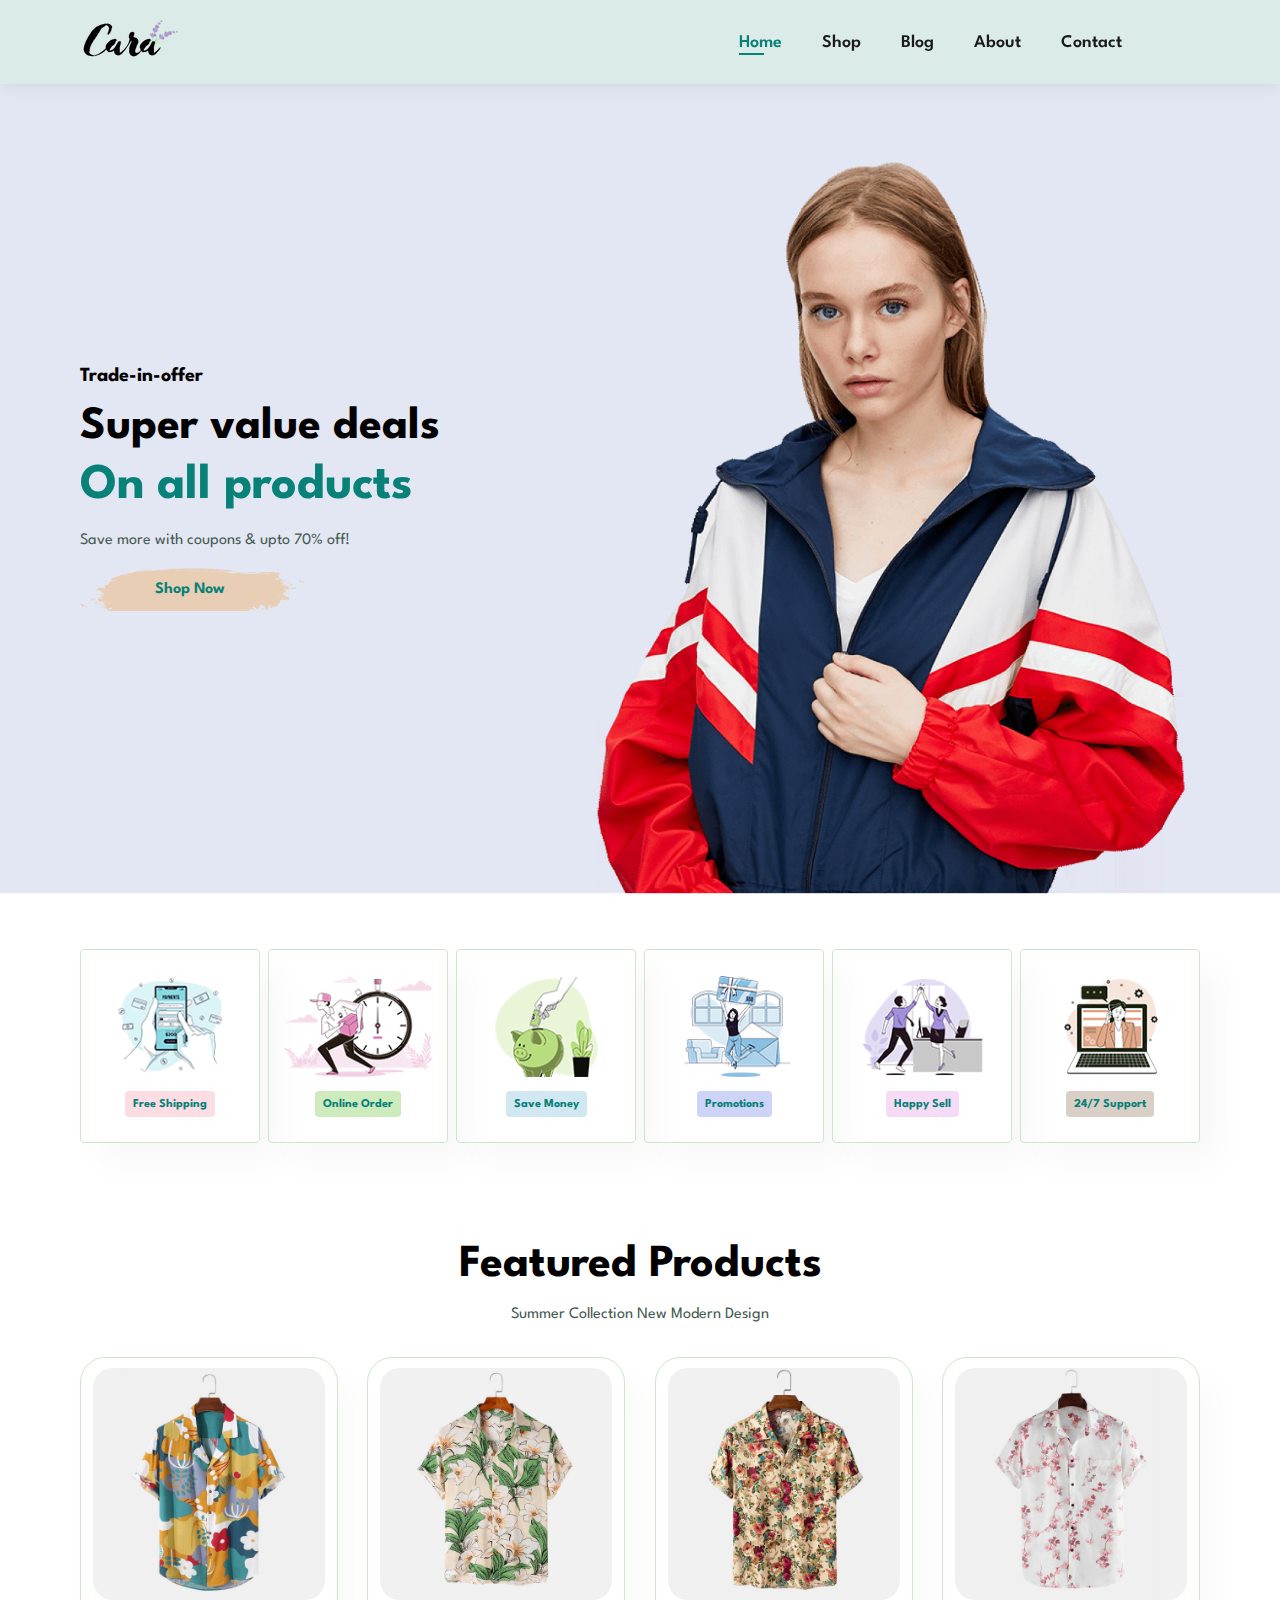
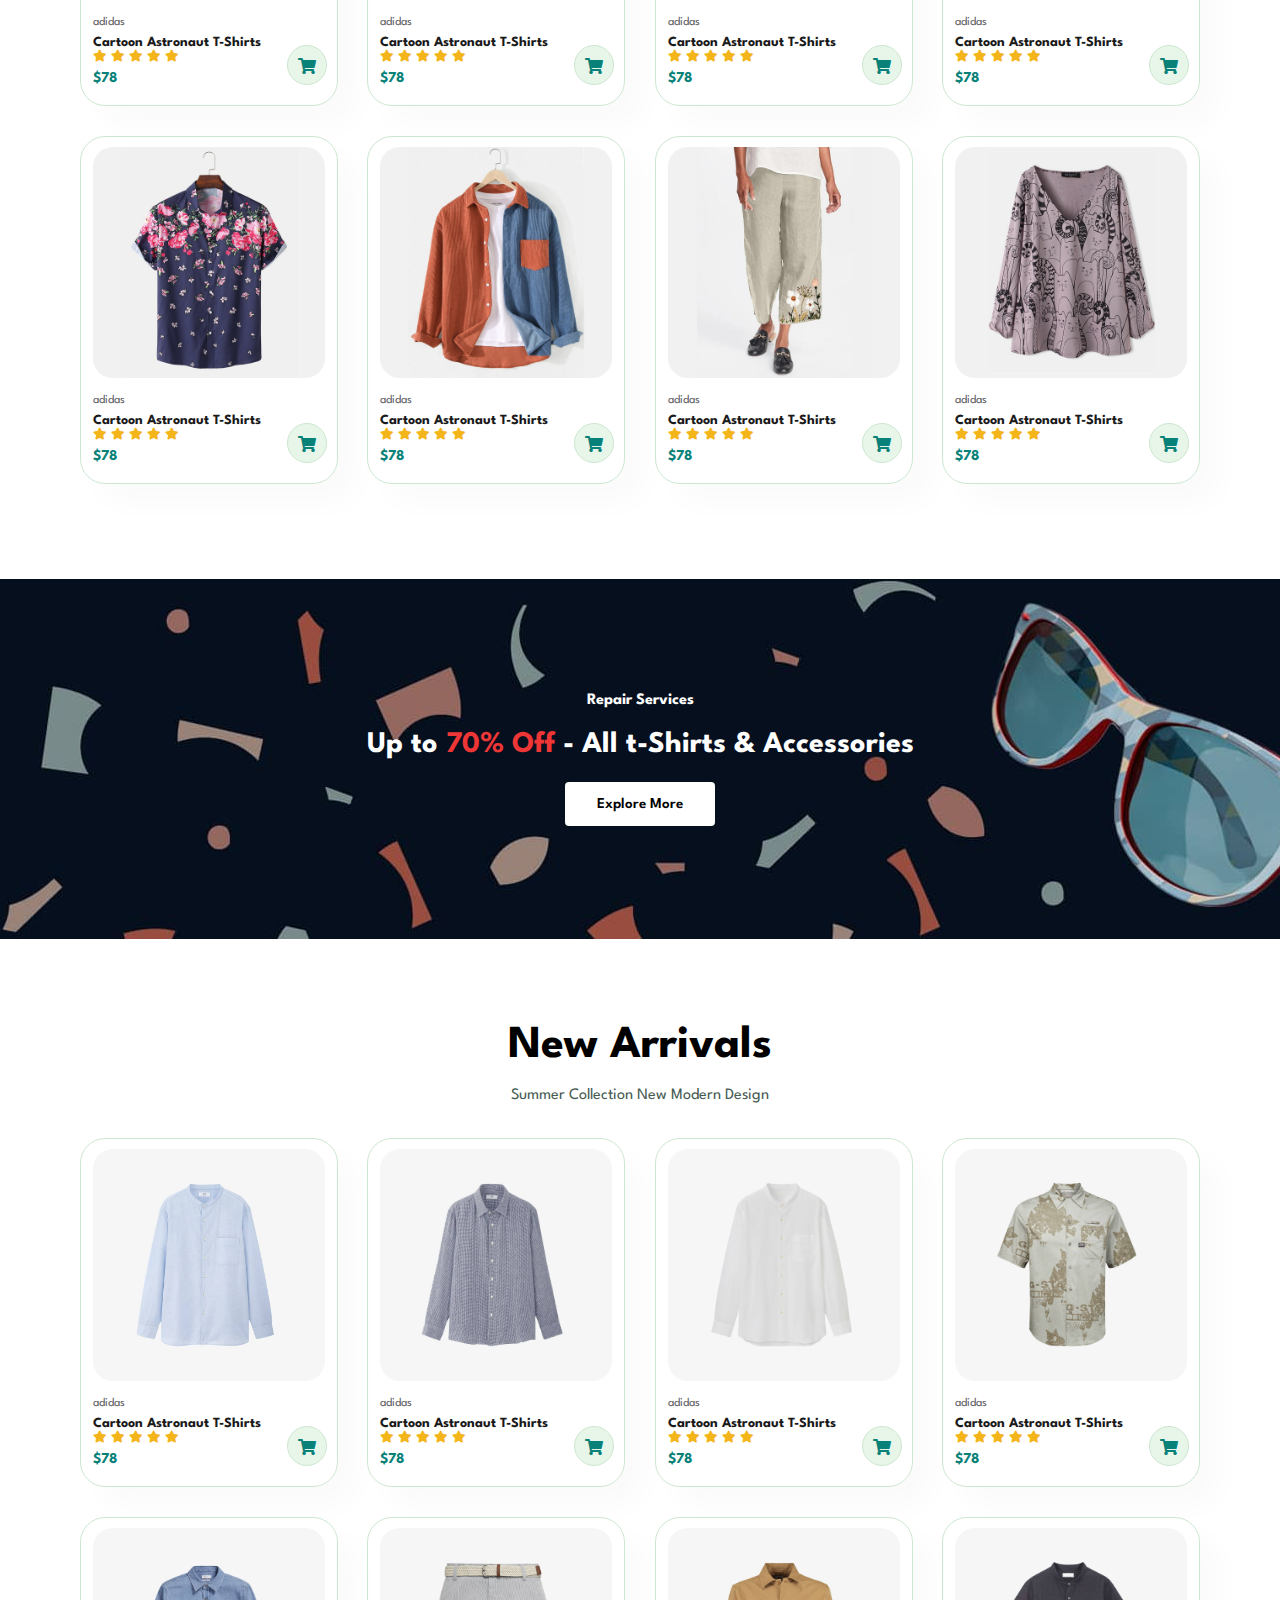
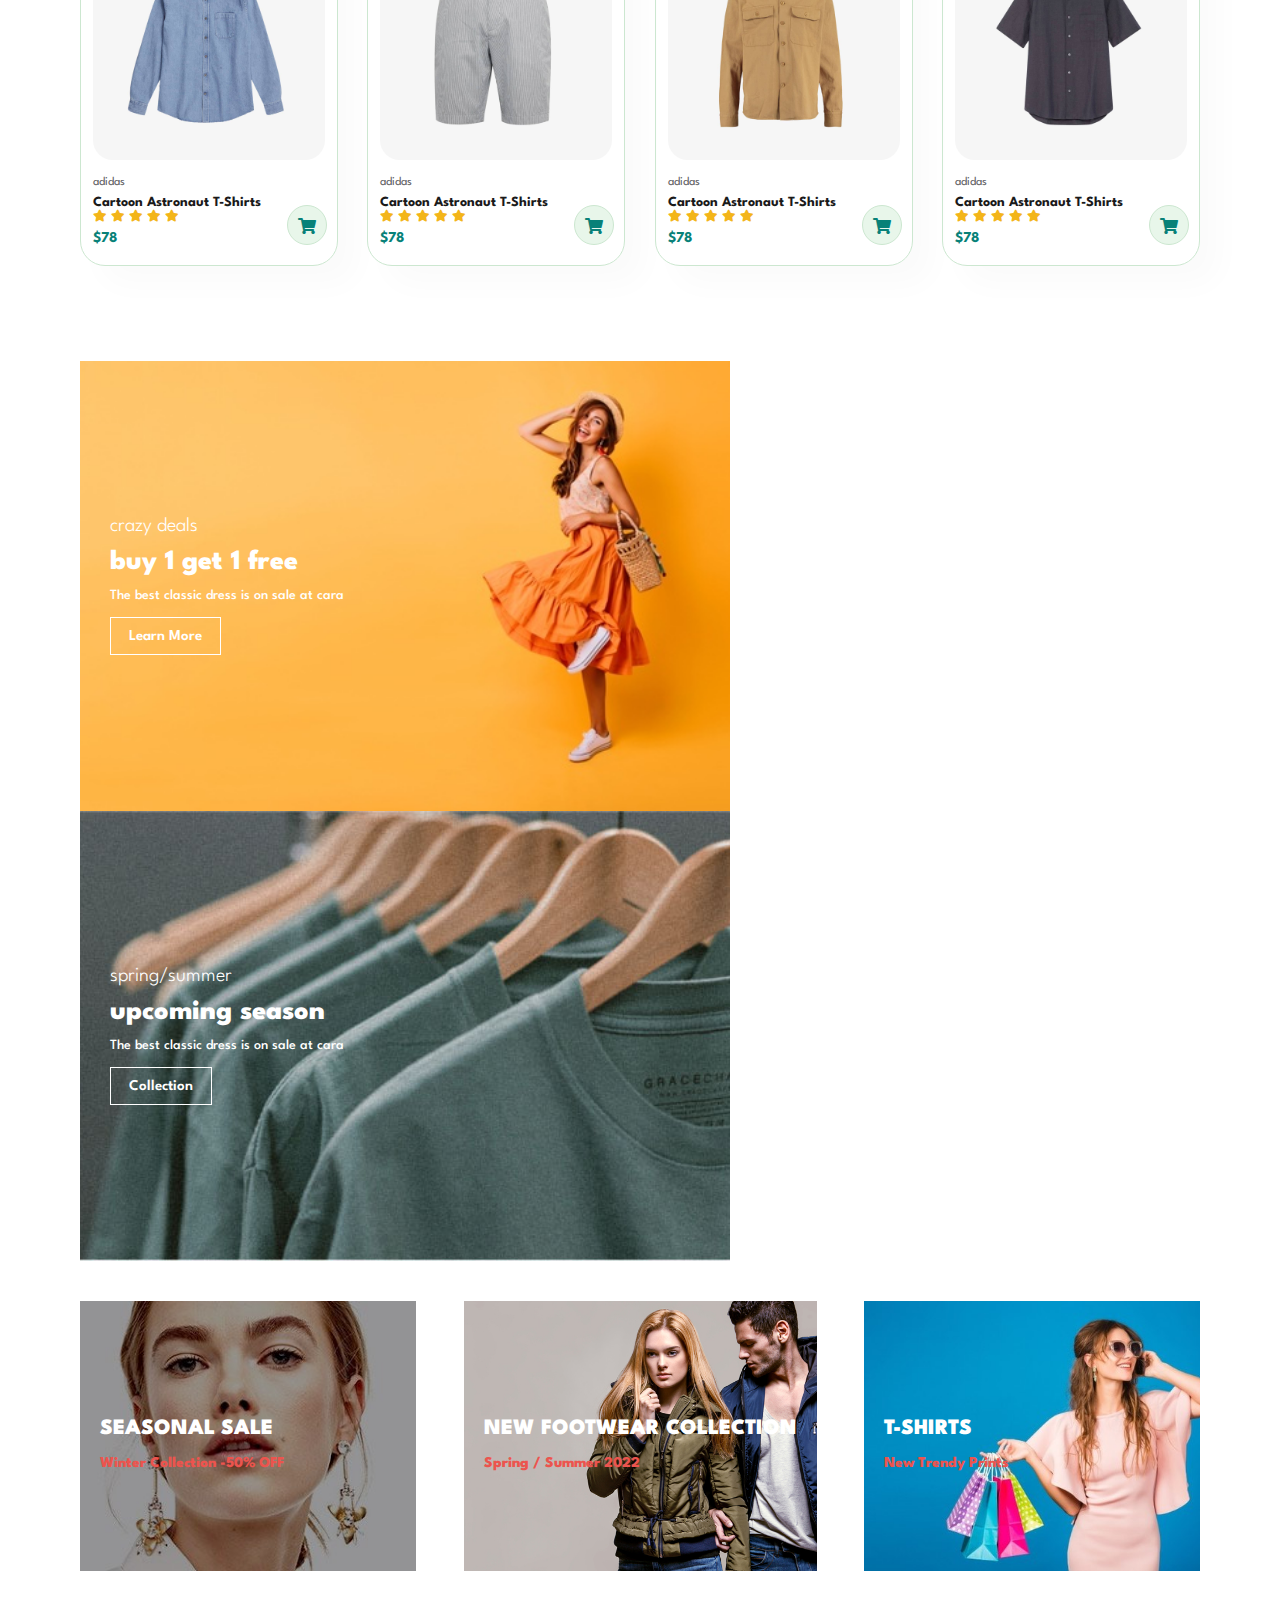
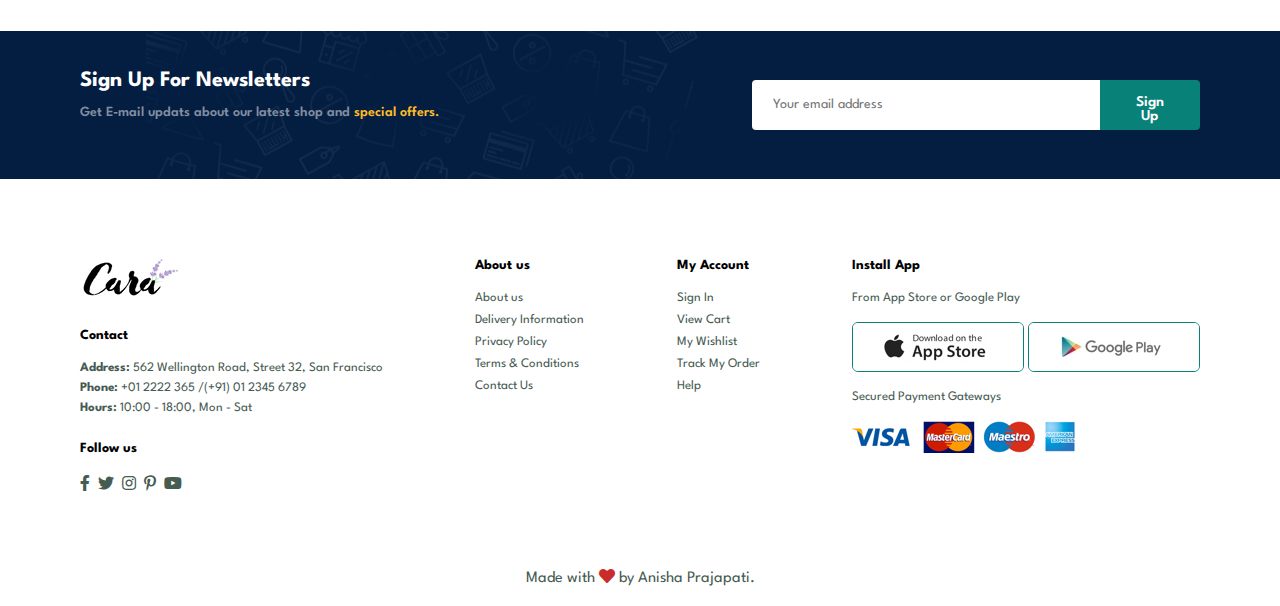
<file: Cara/index.html>
<!DOCTYPE html>
<html lang="en">

<head>
    <meta charset="UTF-8">
    <meta http-equiv="X-UA-Compatible" content="IE=edge">
    <meta name="viewport" content="width=device-width, initial-scale=1.0">
    <link rel="stylesheet" href="style.css">
    <title>Document</title>
    <link rel="stylesheet" href="https://pro.fontawesome.com/releases/v5.10.0/css/all.css" />
</head>

<body>
    <section id="header">
        <a href="#"> <img src="img/logo.png" class="logo" alt=""></a>
        <div>
            <ul id="navbar">
                <li><a class="active" href="index.html">Home</a></li>
                <li><a href="shop.html">Shop</a></li>
                <li><a href="blog.html">Blog</a></li>
                <li><a href="about.html">About</a></li>
                <li><a href="contact.html">Contact</a></li>
                <li><a href="cart.html" id="lg-bag"><i class="far fa-shopping-bag" aria-hidden="true"></i></a></li>
                <a href="#" id="close"><i class="far fa-times"></i></a>
            </ul>
        </div>

        <div id="mobile">
            <a href="cart.html"><i class="far fa-shopping-bag" aria-hidden="true"></i></a>
            <i id="bar" class="fas fa-outdent"></i>
           
        </div>
    </section>
    <section id="hero">
        <h4>Trade-in-offer</h4>
        <h2>Super value deals</h2>
        <h1>On all products</h1>
        <p>Save more with coupons & upto 70% off!</p>
        <button>Shop Now</button>
    </section>
    <section id="feature" class="section-p1">
        <div class="fe-box">
            <img src="img/features/f1.png" alt="" srcset="">
            <h6>Free Shipping</h6>
        </div>
        <div class="fe-box">
            <img src="img/features/f2.png" alt="" srcset="">
            <h6>Online Order</h6>
        </div>
        <div class="fe-box">
            <img src="img/features/f3.png" alt="" srcset="">
            <h6>Save Money</h6>
        </div>
        <div class="fe-box">
            <img src="img/features/f4.png" alt="" srcset="">
            <h6>Promotions</h6>
        </div>
        <div class="fe-box">
            <img src="img/features/f5.png" alt="" srcset="">
            <h6>Happy Sell</h6>
        </div>
        <div class="fe-box">
            <img src="img/features/f6.png" alt="" srcset="">
            <h6>24/7 Support</h6>
        </div>
    </section>
    <section id="product1" class="section-p1">
        <h2>Featured Products</h2>
        <p>Summer Collection New Modern Design</p>
        <div class="pro-container">
            <div class="pro">
                <img src="img/products/f1.jpg" alt="">
                <div class="des">
                    <span>adidas</span>
                    <h5>Cartoon Astronaut T-Shirts</h5>
                    <div class="star">
                        <i class="fas fa-star"></i>
                        <i class="fas fa-star"></i>
                        <i class="fas fa-star"></i>
                        <i class="fas fa-star"></i>
                        <i class="fas fa-star"></i>
                    </div>
                    <h4>$78</h4>
                </div>
                <a href="#"><i class="fa fa-shopping-cart cart"></i></a>
            </div>
            <div class="pro">
                <img src="img/products/f2.jpg" alt="">
                <div class="des">
                    <span>adidas</span>
                    <h5>Cartoon Astronaut T-Shirts</h5>
                    <div class="star">
                        <i class="fas fa-star"></i>
                        <i class="fas fa-star"></i>
                        <i class="fas fa-star"></i>
                        <i class="fas fa-star"></i>
                        <i class="fas fa-star"></i>
                    </div>
                    <h4>$78</h4>
                </div>
                <a href="#"><i class="fa fa-shopping-cart cart"></i></a>
            </div>
            <div class="pro">
                <img src="img/products/f3.jpg" alt="">
                <div class="des">
                    <span>adidas</span>
                    <h5>Cartoon Astronaut T-Shirts</h5>
                    <div class="star">
                        <i class="fas fa-star"></i>
                        <i class="fas fa-star"></i>
                        <i class="fas fa-star"></i>
                        <i class="fas fa-star"></i>
                        <i class="fas fa-star"></i>
                    </div>
                    <h4>$78</h4>
                </div>
                <a href="#"><i class="fa fa-shopping-cart cart"></i></a>
            </div>
            <div class="pro">
                <img src="img/products/f4.jpg" alt="">
                <div class="des">
                    <span>adidas</span>
                    <h5>Cartoon Astronaut T-Shirts</h5>
                    <div class="star">
                        <i class="fas fa-star"></i>
                        <i class="fas fa-star"></i>
                        <i class="fas fa-star"></i>
                        <i class="fas fa-star"></i>
                        <i class="fas fa-star"></i>
                    </div>
                    <h4>$78</h4>
                </div>
                <a href="#"><i class="fa fa-shopping-cart cart"></i></a>
            </div>
            <div class="pro">
                <img src="img/products/f5.jpg" alt="">
                <div class="des">
                    <span>adidas</span>
                    <h5>Cartoon Astronaut T-Shirts</h5>
                    <div class="star">
                        <i class="fas fa-star"></i>
                        <i class="fas fa-star"></i>
                        <i class="fas fa-star"></i>
                        <i class="fas fa-star"></i>
                        <i class="fas fa-star"></i>
                    </div>
                    <h4>$78</h4>
                </div>
                <a href="#"><i class="fa fa-shopping-cart cart"></i></a>
            </div>
            <div class="pro">
                <img src="img/products/f6.jpg" alt="">
                <div class="des">
                    <span>adidas</span>
                    <h5>Cartoon Astronaut T-Shirts</h5>
                    <div class="star">
                        <i class="fas fa-star"></i>
                        <i class="fas fa-star"></i>
                        <i class="fas fa-star"></i>
                        <i class="fas fa-star"></i>
                        <i class="fas fa-star"></i>
                    </div>
                    <h4>$78</h4>
                </div>
                <a href="#"><i class="fa fa-shopping-cart cart"></i></a>
            </div>
            <div class="pro">
                <img src="img/products/f7.jpg" alt="">
                <div class="des">
                    <span>adidas</span>
                    <h5>Cartoon Astronaut T-Shirts</h5>
                    <div class="star">
                        <i class="fas fa-star"></i>
                        <i class="fas fa-star"></i>
                        <i class="fas fa-star"></i>
                        <i class="fas fa-star"></i>
                        <i class="fas fa-star"></i>
                    </div>
                    <h4>$78</h4>
                </div>
                <a href="#"><i class="fa fa-shopping-cart cart"></i></a>
            </div>
            <div class="pro">
                <img src="img/products/f8.jpg" alt="">
                <div class="des">
                    <span>adidas</span>
                    <h5>Cartoon Astronaut T-Shirts</h5>
                    <div class="star">
                        <i class="fas fa-star"></i>
                        <i class="fas fa-star"></i>
                        <i class="fas fa-star"></i>
                        <i class="fas fa-star"></i>
                        <i class="fas fa-star"></i>
                    </div>
                    <h4>$78</h4>
                </div>
                <a href="#"><i class="fa fa-shopping-cart cart"></i></a>
            </div>
        </div>
    </section>
    <section id="banner" class="section-m1">
        <h4>Repair Services</h4>
        <h2>Up to <span>70% Off</span> - All t-Shirts & Accessories</h2>
        <button class="normal">Explore More</button>
    </section>
    <section id="product1" class="section-p1">
        <h2>New Arrivals</h2>
        <p>Summer Collection New Modern Design</p>
        <div class="pro-container">
            <div class="pro">
                <img src="img/products/n1.jpg" alt="">
                <div class="des">
                    <span>adidas</span>
                    <h5>Cartoon Astronaut T-Shirts</h5>
                    <div class="star">
                        <i class="fas fa-star"></i>
                        <i class="fas fa-star"></i>
                        <i class="fas fa-star"></i>
                        <i class="fas fa-star"></i>
                        <i class="fas fa-star"></i>
                    </div>
                    <h4>$78</h4>
                </div>
                <a href="#"><i class="fa fa-shopping-cart cart"></i></a>
            </div>
            <div class="pro">
                <img src="img/products/n2.jpg" alt="">
                <div class="des">
                    <span>adidas</span>
                    <h5>Cartoon Astronaut T-Shirts</h5>
                    <div class="star">
                        <i class="fas fa-star"></i>
                        <i class="fas fa-star"></i>
                        <i class="fas fa-star"></i>
                        <i class="fas fa-star"></i>
                        <i class="fas fa-star"></i>
                    </div>
                    <h4>$78</h4>
                </div>
                <a href="#"><i class="fa fa-shopping-cart cart"></i></a>
            </div>
            <div class="pro">
                <img src="img/products/n3.jpg" alt="">
                <div class="des">
                    <span>adidas</span>
                    <h5>Cartoon Astronaut T-Shirts</h5>
                    <div class="star">
                        <i class="fas fa-star"></i>
                        <i class="fas fa-star"></i>
                        <i class="fas fa-star"></i>
                        <i class="fas fa-star"></i>
                        <i class="fas fa-star"></i>
                    </div>
                    <h4>$78</h4>
                </div>
                <a href="#"><i class="fa fa-shopping-cart cart"></i></a>
            </div>
            <div class="pro">
                <img src="img/products/n4.jpg" alt="">
                <div class="des">
                    <span>adidas</span>
                    <h5>Cartoon Astronaut T-Shirts</h5>
                    <div class="star">
                        <i class="fas fa-star"></i>
                        <i class="fas fa-star"></i>
                        <i class="fas fa-star"></i>
                        <i class="fas fa-star"></i>
                        <i class="fas fa-star"></i>
                    </div>
                    <h4>$78</h4>
                </div>
                <a href="#"><i class="fa fa-shopping-cart cart"></i></a>
            </div>
            <div class="pro">
                <img src="img/products/n5.jpg" alt="">
                <div class="des">
                    <span>adidas</span>
                    <h5>Cartoon Astronaut T-Shirts</h5>
                    <div class="star">
                        <i class="fas fa-star"></i>
                        <i class="fas fa-star"></i>
                        <i class="fas fa-star"></i>
                        <i class="fas fa-star"></i>
                        <i class="fas fa-star"></i>
                    </div>
                    <h4>$78</h4>
                </div>
                <a href="#"><i class="fa fa-shopping-cart cart"></i></a>
            </div>
            <div class="pro">
                <img src="img/products/n6.jpg" alt="">
                <div class="des">
                    <span>adidas</span>
                    <h5>Cartoon Astronaut T-Shirts</h5>
                    <div class="star">
                        <i class="fas fa-star"></i>
                        <i class="fas fa-star"></i>
                        <i class="fas fa-star"></i>
                        <i class="fas fa-star"></i>
                        <i class="fas fa-star"></i>
                    </div>
                    <h4>$78</h4>
                </div>
                <a href="#"><i class="fa fa-shopping-cart cart"></i></a>
            </div>
            <div class="pro">
                <img src="img/products/n7.jpg" alt="">
                <div class="des">
                    <span>adidas</span>
                    <h5>Cartoon Astronaut T-Shirts</h5>
                    <div class="star">
                        <i class="fas fa-star"></i>
                        <i class="fas fa-star"></i>
                        <i class="fas fa-star"></i>
                        <i class="fas fa-star"></i>
                        <i class="fas fa-star"></i>
                    </div>
                    <h4>$78</h4>
                </div>
                <a href="#"><i class="fa fa-shopping-cart cart"></i></a>
            </div>
            <div class="pro">
                <img src="img/products/n8.jpg" alt="">
                <div class="des">
                    <span>adidas</span>
                    <h5>Cartoon Astronaut T-Shirts</h5>
                    <div class="star">
                        <i class="fas fa-star"></i>
                        <i class="fas fa-star"></i>
                        <i class="fas fa-star"></i>
                        <i class="fas fa-star"></i>
                        <i class="fas fa-star"></i>
                    </div>
                    <h4>$78</h4>
                </div>
                <a href="#"><i class="fa fa-shopping-cart cart"></i></a>
            </div>
        </div>
    </section>
    <section id="sm-banner" class="section-p1">
        <div class="banner-box">
            <h4>crazy deals</h4>
            <h2>buy 1 get 1 free</h2>
            <span>The best classic dress is on sale at cara</span>
            <button class="white">Learn More</button>
        </div>
        <div class="banner-box banner-box2">
            <h4>spring/summer</h4>
            <h2>upcoming season</h2>
            <span>The best classic dress is on sale at cara</span>
            <button class="white">Collection</button>
        </div>
    </section>
    <section id="banner3">
        <div class="banner-box">
            <h2>SEASONAL SALE</h2>
            <h3>Winter Collection -50% OFF</h3>
        </div>
        <div class="banner-box banner-box2">
            <h2>NEW FOOTWEAR COLLECTION</h2>
            <h3>Spring / Summer 2022</h3>
        </div>
        <div class="banner-box banner-box3">
            <h2>T-SHIRTS</h2>
            <h3>New Trendy Prints</h3>
        </div>
    </section>
    <section id="newsletter" class="section-p1 section-m1">
        <div class="newstext">
            <h4>Sign Up For Newsletters</h4>
            <p>Get E-mail updats about our latest shop and <span>special offers.</span></p>
        </div>
        <div class="form">
            <input type="text" placeholder="Your email address">
            <button class="normal">Sign Up</button>
        </div>
    </section>
    <footer class="section-p1">
        <div class="col">
            <img src="img/logo.png"  class="logo"alt="">
            <h4>Contact</h4>
            <p><strong>Address: </strong> 562 Wellington Road, Street 32, San Francisco</p>
            <p><strong>Phone: </strong> +01 2222 365 /(+91) 01 2345 6789</p>
            <p><strong>Hours: </strong> 10:00 - 18:00, Mon - Sat</p>
            <div class="follow">
                <h4>Follow us</h4>
                <div class="icon">
                    <i class="fab fa-facebook-f"></i>
                    <i class="fab fa-twitter"></i>
                    <i class="fab fa-instagram"></i>
                    <i class="fab fa-pinterest-p"></i>
                    <i class="fab fa-youtube"></i>
                </div>
            </div>
        </div>
        <div class="col">
            <h4>About us</h4>
            <a href="#">About us</a>
            <a href="#">Delivery Information</a>
            <a href="#">Privacy Policy</a>
            <a href="#">Terms & Conditions</a>
            <a href="#">Contact Us</a>
        </div>
        <div class="col">
            <h4>My Account</h4>
            <a href="#">Sign In</a>
            <a href="#">View Cart</a>
            <a href="#">My Wishlist</a>
            <a href="#">Track My Order</a>
            <a href="#">Help</a>
        </div>
        <div class="col install">
            <h4>Install App</h4>
            <p>From App Store or Google Play</p>
            <div class="row">
                <img src="img/pay/app.jpg" alt="">
                <img src="img/pay/play.jpg" alt="">
            </div>
            <p>Secured Payment Gateways</p>
            <img src="img/pay/pay.png" alt="">
        </div>

       
    </footer>
 <div class="copyright">
            <p>Made with <i class="fas fa-heart"  style="color:rgb(202, 44, 44);"></i>  <span>by Anisha Prajapati.</span></p>
        </div>


    <script src="script.js"></script>
</body>

</html>
</file>
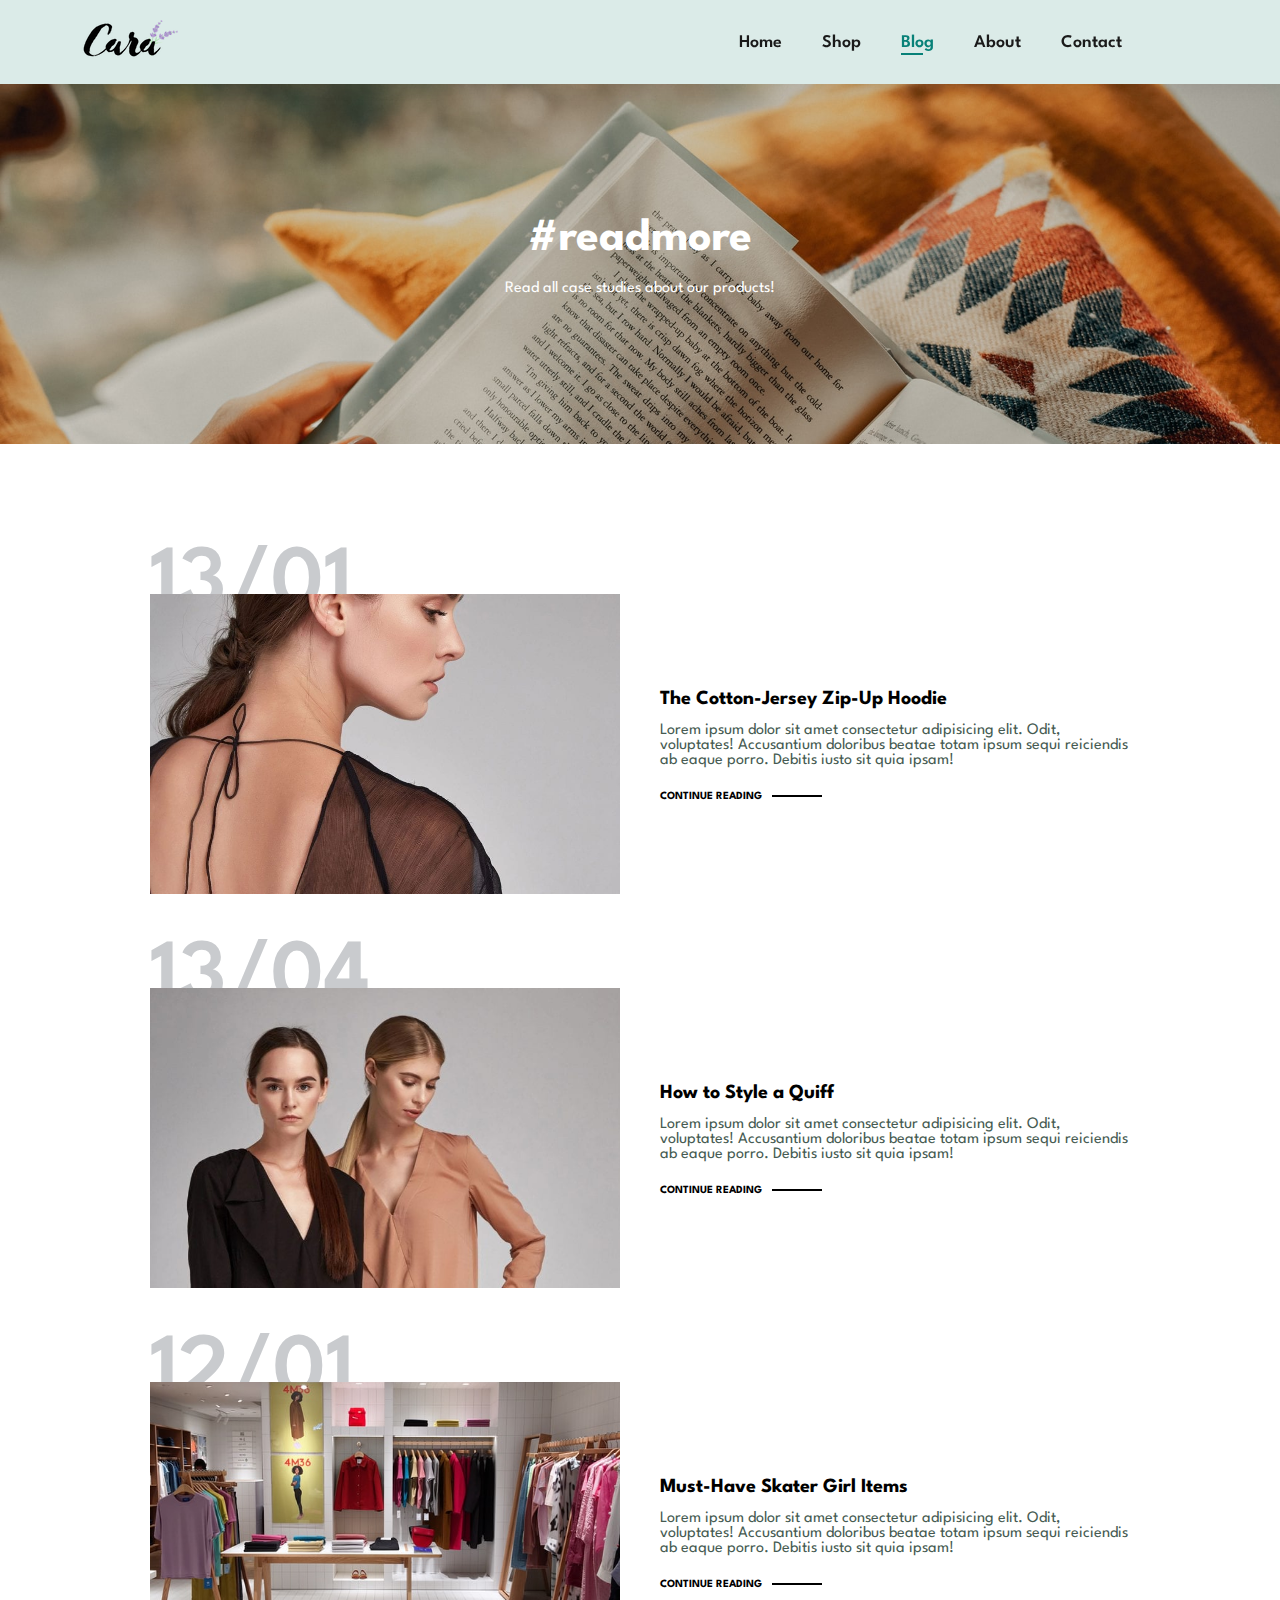
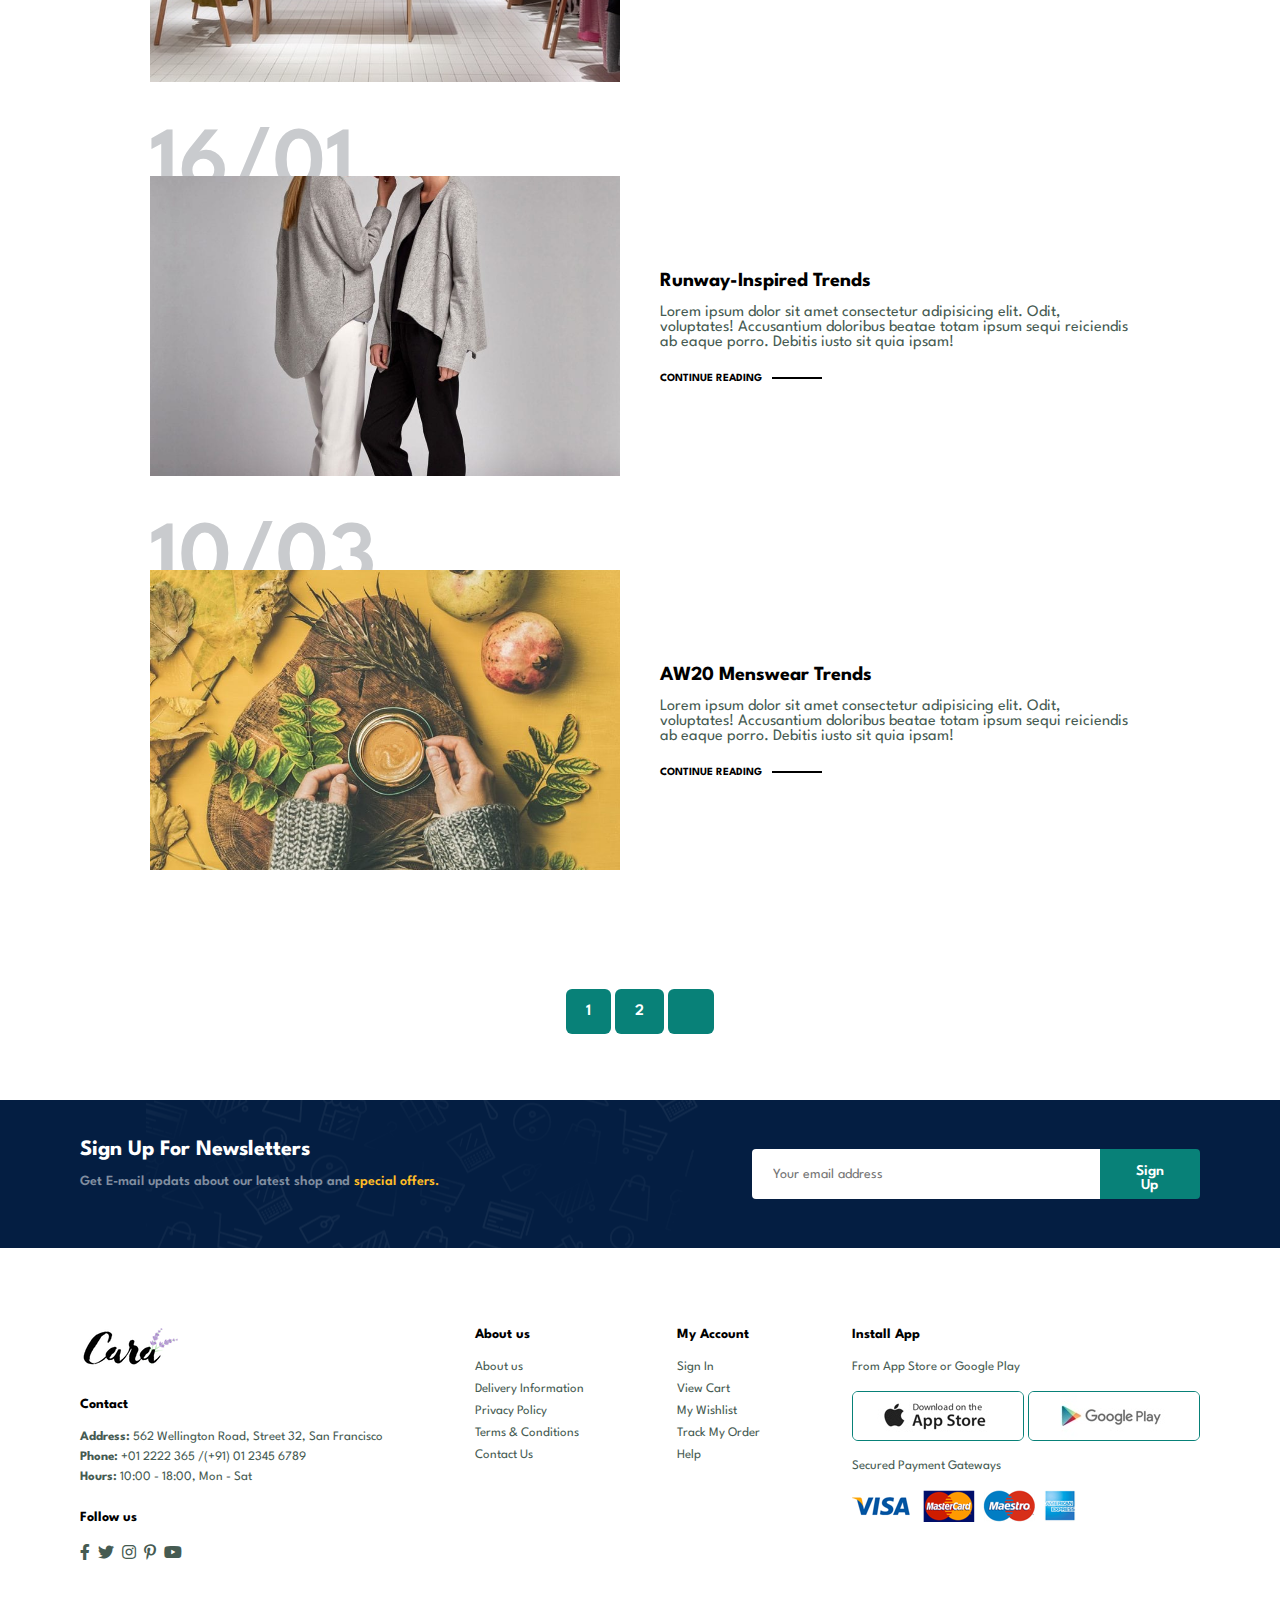
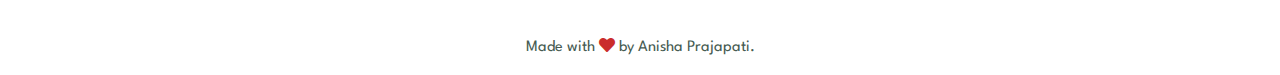
<file: Cara/blog.html>
<!DOCTYPE html>
<html lang="en">

<head>
    <meta charset="UTF-8">
    <meta http-equiv="X-UA-Compatible" content="IE=edge">
    <meta name="viewport" content="width=device-width, initial-scale=1.0">
    <link rel="stylesheet" href="style.css">
    <title>Document</title>
    <link rel="stylesheet" href="https://pro.fontawesome.com/releases/v5.10.0/css/all.css" />
</head>

<body>
    <section id="header">
        <a href="#"> <img src="img/logo.png" class="logo" alt=""></a>
        <div>
            <ul id="navbar">
                <li><a href="index.html">Home</a></li>
                <li><a href="shop.html">Shop</a></li>
                <li><a class="active" href="blog.html">Blog</a></li>
                <li><a href="about.html">About</a></li>
                <li><a href="contact.html">Contact</a></li>
                <li><a href="cart.html" id="lg-bag"><i class="far fa-shopping-bag" aria-hidden="true"></i></a></li>
                <a href="#" id="close"><i class="far fa-times"></i></a>
            </ul>
        </div>

        <div id="mobile">
            <a href="cart.html"><i class="far fa-shopping-bag" aria-hidden="true"></i></a>
            <i id="bar" class="fas fa-outdent"></i>

        </div>
    </section>
    <section id="page-header" class="blog-header">
        <h2>#readmore</h2>
        <p>Read all case studies about our products!</p>
    </section>
    <section id="blog">
        <div class="blog-box">
            <div class="blog-img">
                <img src="img/blog/b1.jpg" alt="">
            </div>
            <div class="blog-details">
                <h4>The Cotton-Jersey Zip-Up Hoodie</h4>
                <p>Lorem ipsum dolor sit amet consectetur adipisicing elit. Odit, voluptates! Accusantium doloribus
                    beatae totam ipsum sequi reiciendis ab eaque porro. Debitis iusto sit quia ipsam!</p>
                <a href="#">CONTINUE READING</a>
            </div>
            <h1>13/01</h1>
        </div>
        <div class="blog-box">
            <div class="blog-img">
                <img src="img/blog/b2.jpg" alt="">
            </div>
            <div class="blog-details">
                <h4>How to Style a Quiff</h4>
                <p>Lorem ipsum dolor sit amet consectetur adipisicing elit. Odit, voluptates! Accusantium doloribus
                    beatae totam ipsum sequi reiciendis ab eaque porro. Debitis iusto sit quia ipsam!</p>
                <a href="#">CONTINUE READING</a>
            </div>
            <h1>13/04</h1>
        </div>
        <div class="blog-box">
            <div class="blog-img">
                <img src="img/blog/b3.jpg" alt="">
            </div>
            <div class="blog-details">
                <h4>Must-Have Skater Girl Items</h4>
                <p>Lorem ipsum dolor sit amet consectetur adipisicing elit. Odit, voluptates! Accusantium doloribus
                    beatae totam ipsum sequi reiciendis ab eaque porro. Debitis iusto sit quia ipsam!</p>
                <a href="#">CONTINUE READING</a>
            </div>
            <h1>12/01</h1>
        </div>
        <div class="blog-box">
            <div class="blog-img">
                <img src="img/blog/b4.jpg" alt="">
            </div>
            <div class="blog-details">
                <h4>Runway-Inspired Trends</h4>
                <p>Lorem ipsum dolor sit amet consectetur adipisicing elit. Odit, voluptates! Accusantium doloribus
                    beatae totam ipsum sequi reiciendis ab eaque porro. Debitis iusto sit quia ipsam!</p>
                <a href="#">CONTINUE READING</a>
            </div>
            <h1>16/01</h1>
        </div>
        <div class="blog-box">
            <div class="blog-img">
                <img src="img/blog/b6.jpg" alt="">
            </div>
            <div class="blog-details">
                <h4>AW20 Menswear Trends</h4>
                <p>Lorem ipsum dolor sit amet consectetur adipisicing elit. Odit, voluptates! Accusantium doloribus
                    beatae totam ipsum sequi reiciendis ab eaque porro. Debitis iusto sit quia ipsam!</p>
                <a href="#">CONTINUE READING</a>
            </div>
            <h1>10/03</h1>
        </div>
    </section>
    <section id="pagination" class="section-p1">
        <a href="#">1</a>
        <a href="#">2</a>
        <a href="#"><i class="fal fa-long-arrow-alt-right"></i></a>
    </section>
    <section id="newsletter" class="section-p1 section-m1">
        <div class="newstext">
            <h4>Sign Up For Newsletters</h4>
            <p>Get E-mail updats about our latest shop and <span>special offers.</span></p>
        </div>
        <div class="form">
            <input type="text" placeholder="Your email address">
            <button class="normal">Sign Up</button>
        </div>
    </section>
    <footer class="section-p1">
        <div class="col">
            <img src="img/logo.png" class="logo" alt="">
            <h4>Contact</h4>
            <p><strong>Address: </strong> 562 Wellington Road, Street 32, San Francisco</p>
            <p><strong>Phone: </strong> +01 2222 365 /(+91) 01 2345 6789</p>
            <p><strong>Hours: </strong> 10:00 - 18:00, Mon - Sat</p>
            <div class="follow">
                <h4>Follow us</h4>
                <div class="icon">
                    <i class="fab fa-facebook-f"></i>
                    <i class="fab fa-twitter"></i>
                    <i class="fab fa-instagram"></i>
                    <i class="fab fa-pinterest-p"></i>
                    <i class="fab fa-youtube"></i>
                </div>
            </div>
        </div>
        <div class="col">
            <h4>About us</h4>
            <a href="#">About us</a>
            <a href="#">Delivery Information</a>
            <a href="#">Privacy Policy</a>
            <a href="#">Terms & Conditions</a>
            <a href="#">Contact Us</a>
        </div>
        <div class="col">
            <h4>My Account</h4>
            <a href="#">Sign In</a>
            <a href="#">View Cart</a>
            <a href="#">My Wishlist</a>
            <a href="#">Track My Order</a>
            <a href="#">Help</a>
        </div>
        <div class="col install">
            <h4>Install App</h4>
            <p>From App Store or Google Play</p>
            <div class="row">
                <img src="img/pay/app.jpg" alt="">
                <img src="img/pay/play.jpg" alt="">
            </div>
            <p>Secured Payment Gateways</p>
            <img src="img/pay/pay.png" alt="">
        </div>


    </footer>
    <div class="copyright">
        <p>Made with <i class="fas fa-heart" style="color:rgb(202, 44, 44);"></i> <span>by Anisha Prajapati.</span></p>
    </div>


    <script src="script.js"></script>
</body>

</html>
</file>
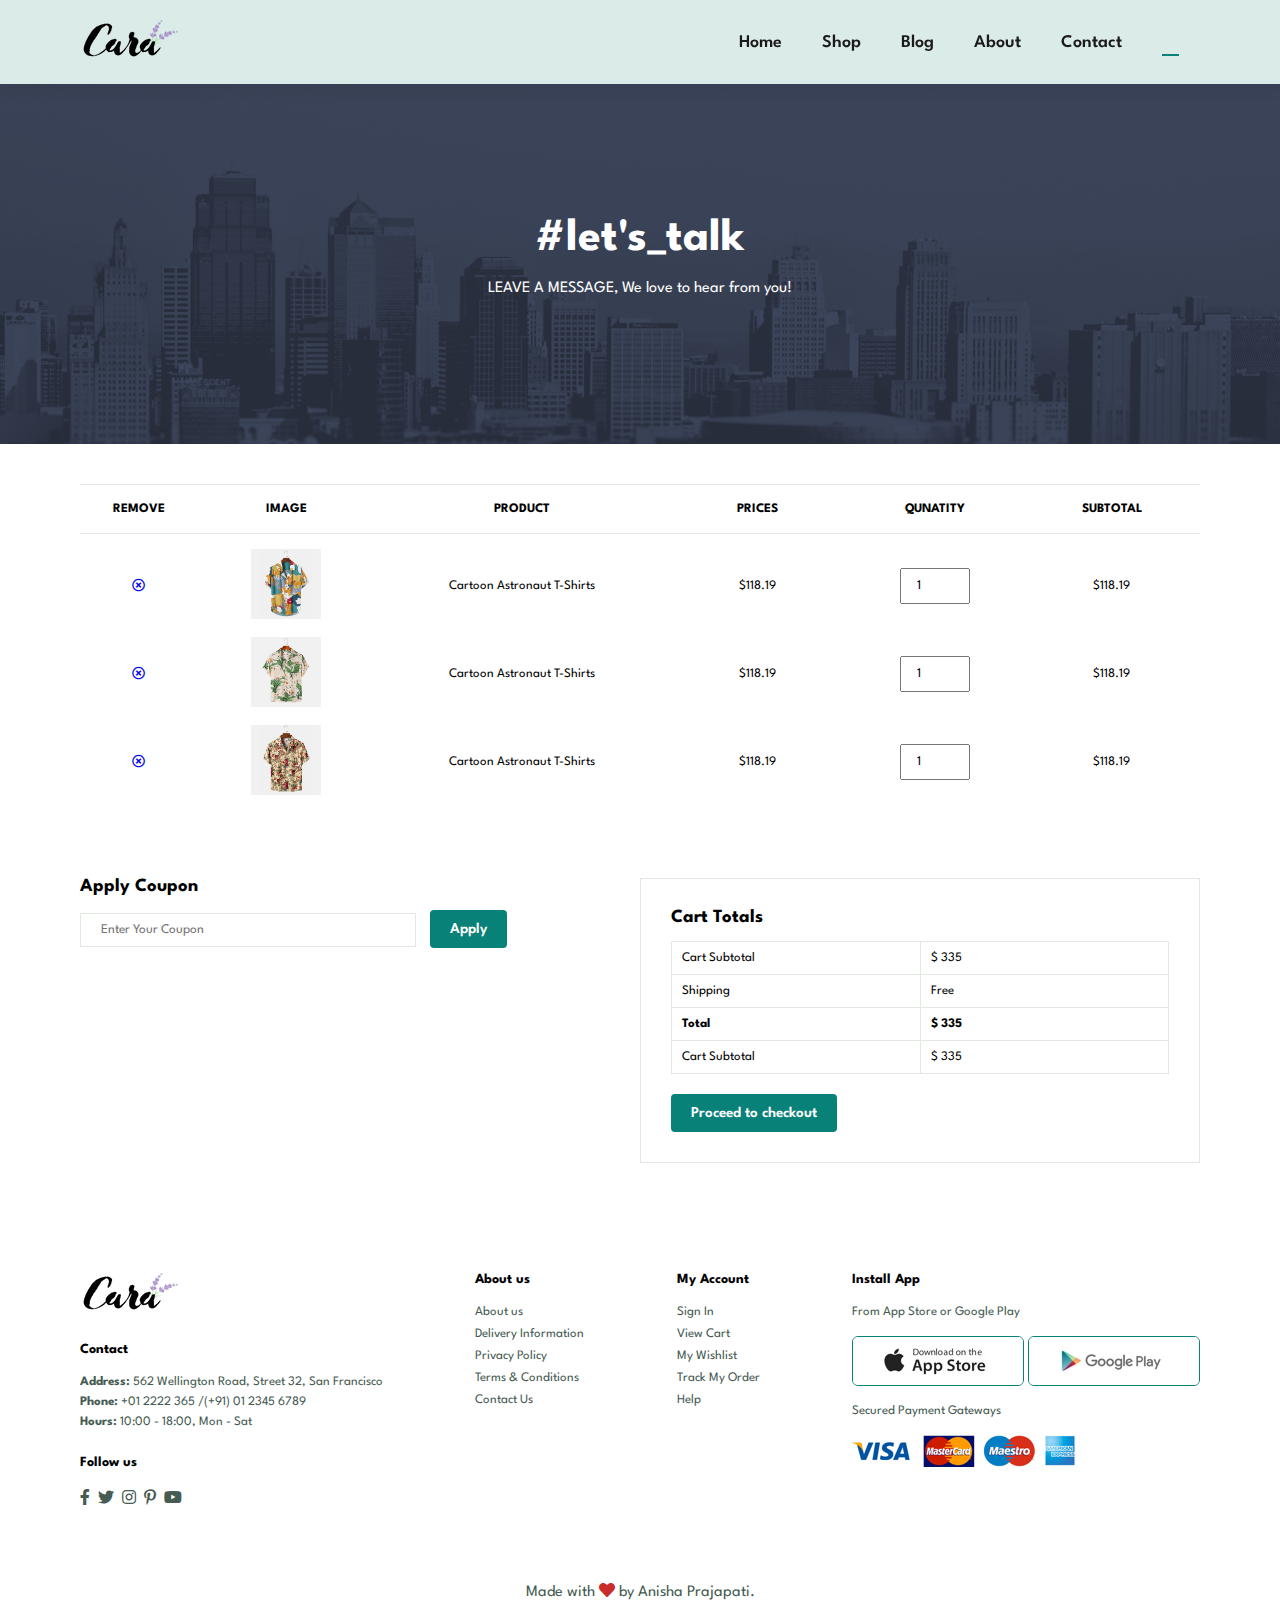
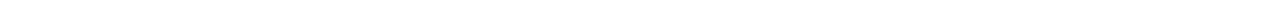
<file: Cara/cart.html>
<!DOCTYPE html>
<html lang="en">

<head>
    <meta charset="UTF-8">
    <meta http-equiv="X-UA-Compatible" content="IE=edge">
    <meta name="viewport" content="width=device-width, initial-scale=1.0">
    <link rel="stylesheet" href="style.css">
    <title>Document</title>
    <link rel="stylesheet" href="https://pro.fontawesome.com/releases/v5.10.0/css/all.css" />
</head>

<body>
    <section id="header">
        <a href="#"> <img src="img/logo.png" class="logo" alt=""></a>
        <div>
            <ul id="navbar">
                <li><a href="index.html">Home</a></li>
                <li><a href="shop.html">Shop</a></li>
                <li><a href="blog.html">Blog</a></li>
                <li><a href="about.html">About</a></li>
                <li><a href="contact.html">Contact</a></li>
                <li><a class="active" href="cart.html" id="lg-bag"><i class="far fa-shopping-bag"
                            aria-hidden="true"></i></a></li>
                <a href="#" id="close"><i class="far fa-times"></i></a>
            </ul>
        </div>

        <div id="mobile">
            <a href="cart.html"><i class="far fa-shopping-bag" aria-hidden="true"></i></a>
            <i id="bar" class="fas fa-outdent"></i>

        </div>
    </section>
    <section id="page-header" class="about-header">
        <h2>#let's_talk</h2>
        <p>LEAVE A MESSAGE, We love to hear from you!</p>
    </section>
    <section id="cart" class="section-p1">
        <table width="100%">
            <thead>
                <tr>
                    <td>Remove</td>
                    <td>Image</td>
                    <td>Product</td>
                    <td>Prices</td>
                    <td>Qunatity</td>
                    <td>Subtotal</td>
                </tr>
            </thead>
            <tbody>
                <tr>
                    <td><a href="#"><i class="far fa-times-circle"></i></a></td>
                    <td><img src="img/products/f1.jpg" alt=""></td>
                    <td>Cartoon Astronaut T-Shirts</td>
                    <td>$118.19</td>
                    <td><input type="number" value="1"></td>
                    <td>$118.19</td>
                </tr>
                <tr>
                    <td><a href="#"><i class="far fa-times-circle"></i></a></td>
                    <td><img src="img/products/f2.jpg" alt=""></td>
                    <td>Cartoon Astronaut T-Shirts</td>
                    <td>$118.19</td>
                    <td><input type="number" value="1"></td>
                    <td>$118.19</td>
                </tr>
                <tr>
                    <td><a href="#"><i class="far fa-times-circle"></i></a></td>
                    <td><img src="img/products/f3.jpg" alt=""></td>
                    <td>Cartoon Astronaut T-Shirts</td>
                    <td>$118.19</td>
                    <td><input type="number" value="1"></td>
                    <td>$118.19</td>
                </tr>

            </tbody>
        </table>
    </section>
    <section id="cart-add" class="section-p1">
        <div id="coupon">
            <h3>Apply Coupon</h3>
            <div>
                <input type="text" placeholder="Enter Your Coupon">
                <button class="normal">Apply</button>
            </div>
        </div>
        <div id="subtotal">
            <h3>Cart Totals</h3>
            <table>
                <tr>
                    <td>Cart Subtotal</td>
                    <td>$ 335</td>
                </tr>
                <tr>
                    <td>Shipping</td>
                    <td>Free</td>
                </tr>
                <tr>
                    <td><strong>Total</strong></td>
                    <td><strong>$ 335</strong></td>
                </tr>
                <tr>
                    <td>Cart Subtotal</td>
                    <td>$ 335</td>
                </tr>
            </table>
            <button class="normal">Proceed to checkout</button>
        </div>

    </section>
    <footer class="section-p1">
        <div class="col">
            <img src="img/logo.png" class="logo" alt="">
            <h4>Contact</h4>
            <p><strong>Address: </strong> 562 Wellington Road, Street 32, San Francisco</p>
            <p><strong>Phone: </strong> +01 2222 365 /(+91) 01 2345 6789</p>
            <p><strong>Hours: </strong> 10:00 - 18:00, Mon - Sat</p>
            <div class="follow">
                <h4>Follow us</h4>
                <div class="icon">
                    <i class="fab fa-facebook-f"></i>
                    <i class="fab fa-twitter"></i>
                    <i class="fab fa-instagram"></i>
                    <i class="fab fa-pinterest-p"></i>
                    <i class="fab fa-youtube"></i>
                </div>
            </div>
        </div>
        <div class="col">
            <h4>About us</h4>
            <a href="#">About us</a>
            <a href="#">Delivery Information</a>
            <a href="#">Privacy Policy</a>
            <a href="#">Terms & Conditions</a>
            <a href="#">Contact Us</a>
        </div>
        <div class="col">
            <h4>My Account</h4>
            <a href="#">Sign In</a>
            <a href="#">View Cart</a>
            <a href="#">My Wishlist</a>
            <a href="#">Track My Order</a>
            <a href="#">Help</a>
        </div>
        <div class="col install">
            <h4>Install App</h4>
            <p>From App Store or Google Play</p>
            <div class="row">
                <img src="img/pay/app.jpg" alt="">
                <img src="img/pay/play.jpg" alt="">
            </div>
            <p>Secured Payment Gateways</p>
            <img src="img/pay/pay.png" alt="">
        </div>


    </footer>
    <div class="copyright">
        <p>Made with <i class="fas fa-heart" style="color:rgb(202, 44, 44);"></i> <span>by Anisha Prajapati.</span></p>
    </div>


    <script src="script.js"></script>
</body>

</html>
</file>
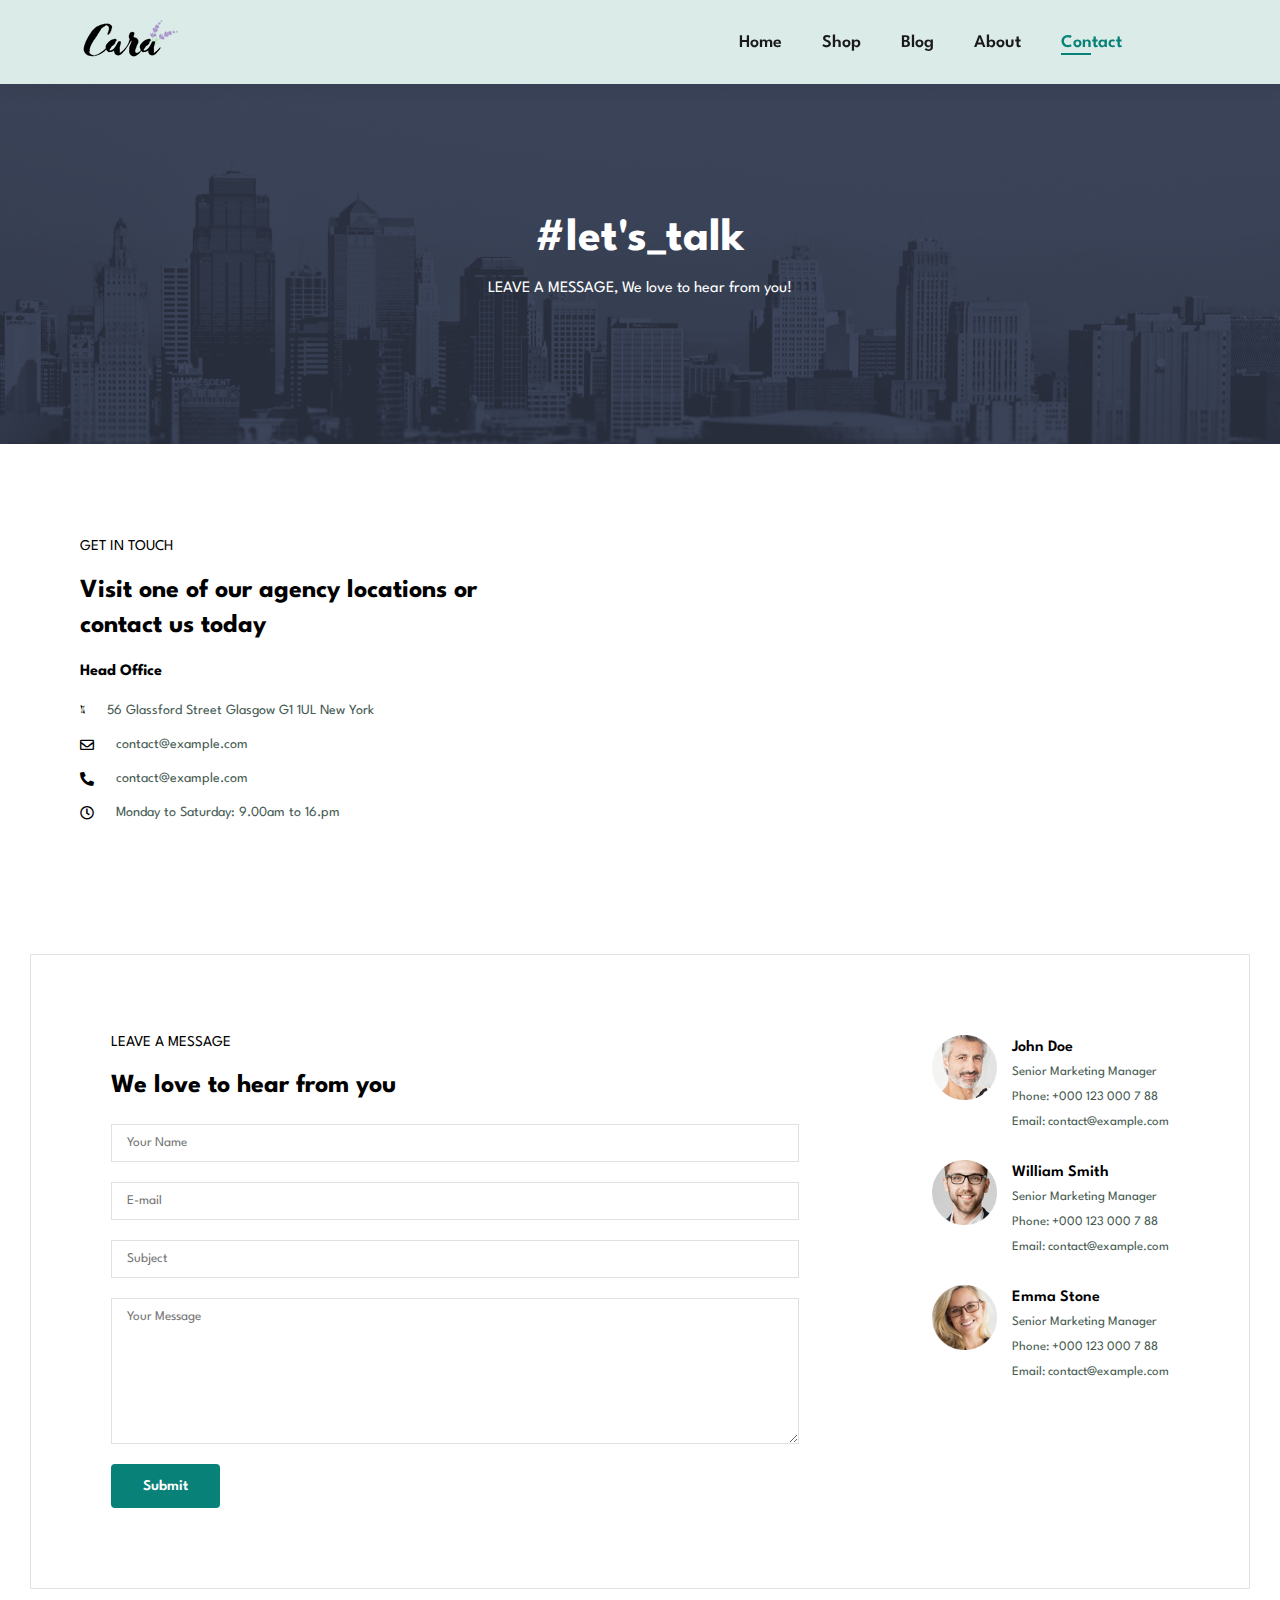
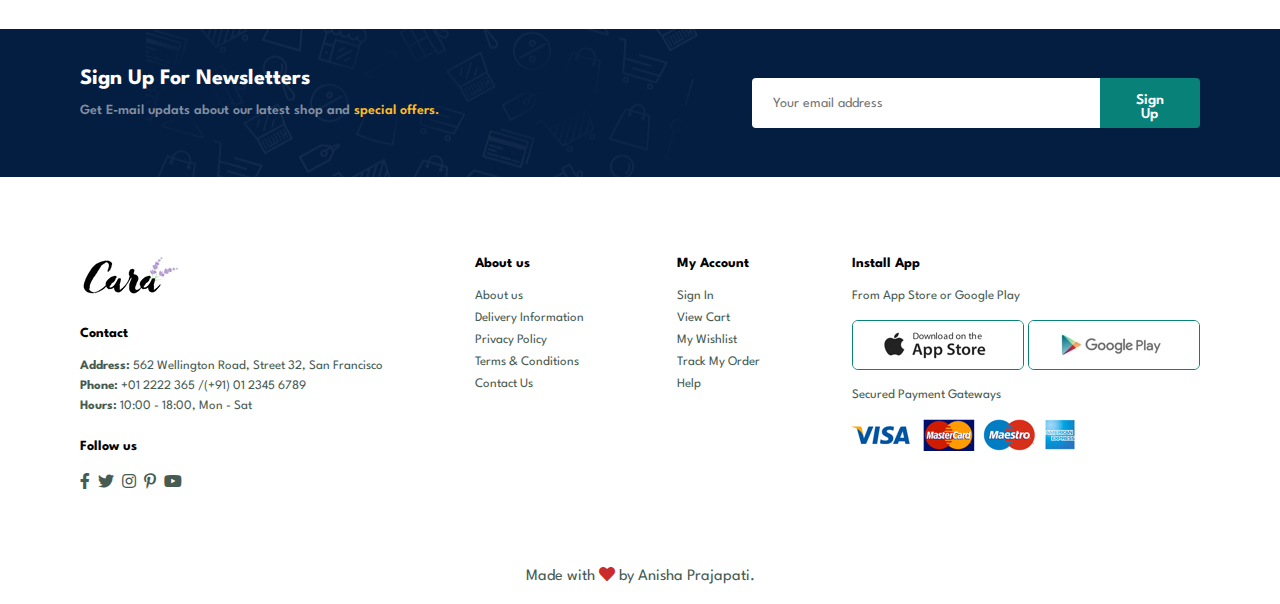
<file: Cara/contact.html>
<!DOCTYPE html>
<html lang="en">

<head>
    <meta charset="UTF-8">
    <meta http-equiv="X-UA-Compatible" content="IE=edge">
    <meta name="viewport" content="width=device-width, initial-scale=1.0">
    <link rel="stylesheet" href="style.css">
    <title>Document</title>
    <link rel="stylesheet" href="https://pro.fontawesome.com/releases/v5.10.0/css/all.css" />
</head>

<body>
    <section id="header">
        <a href="#"> <img src="img/logo.png" class="logo" alt=""></a>
        <div>
            <ul id="navbar">
                <li><a href="index.html">Home</a></li>
                <li><a href="shop.html">Shop</a></li>
                <li><a href="blog.html">Blog</a></li>
                <li><a href="about.html">About</a></li>
                <li><a class="active" href="contact.html">Contact</a></li>
                <li><a href="cart.html" id="lg-bag"><i class="far fa-shopping-bag" aria-hidden="true"></i></a></li>
                <a href="#" id="close"><i class="far fa-times"></i></a>
            </ul>
        </div>

        <div id="mobile">
            <a href="cart.html"><i class="far fa-shopping-bag" aria-hidden="true"></i></a>
            <i id="bar" class="fas fa-outdent"></i>

        </div>
    </section>
    <section id="page-header" class="about-header">
        <h2>#let's_talk</h2>
        <p>LEAVE A MESSAGE, We love to hear from you!</p>
    </section>
    <section id="contact-details" class="section-p1">
        <div class="details">
            <span>GET IN TOUCH</span>
            <h2>Visit one of our agency locations or contact us today</h2>
            <h3>Head Office</h3>
            <div>
                <li>
                    <i class="fal fa-map"></i>
                    <p>56 Glassford Street Glasgow G1 1UL New York</p>
                </li>
                <li>
                    <i class="far fa-envelope"></i>
                    <p>contact@example.com</p>
                </li>
                <li>
                    <i class="fas fa-phone-alt"></i>
                    <p>contact@example.com</p>
                </li>
                <li>
                    <i class="far fa-clock"></i>
                    <p>Monday to Saturday: 9.00am to 16.pm</p>
                </li>
            </div>
        </div>
        <div class="map">
            <iframe
                src="https://www.google.com/maps/embed?pb=!1m18!1m12!1m3!1d3765.411177571433!2d72.85274361485499!3d19.307956086955326!2m3!1f0!2f0!3f0!3m2!1i1024!2i768!4f13.1!3m3!1m2!1s0x3be7b02b9b693065%3A0xb29d889857f1c398!2sKumawat%20Classes!5e0!3m2!1sen!2sin!4v1673205738053!5m2!1sen!2sin"
                width="600" height="450" style="border:0;" allowfullscreen="" loading="lazy"
                referrerpolicy="no-referrer-when-downgrade"></iframe>
        </div>
    </section>
    <section id="form-details">
        <form action="">
            <span>LEAVE A MESSAGE</span>
            <h2>We love to hear from you</h2>
            <input type="text" placeholder="Your Name">
            <input type="text" placeholder="E-mail">
            <input type="text" placeholder="Subject">
            <textarea name="" id="" cols="30" rows="10" placeholder="Your Message"></textarea>
            <button class="normal">Submit</button>
        </form>

        <div class="people">

            <div>
                <img src="img/people/1.png" alt="">
                <p><span>John Doe</span>Senior Marketing Manager <br> Phone: +000 123 000 7 88 <br> Email:
                    contact@example.com</p>
            </div>
            <div>
                <img src="img/people/2.png" alt="">
                <p><span>William Smith</span>Senior Marketing Manager <br> Phone: +000 123 000 7 88 <br> Email:
                    contact@example.com</p>
            </div>
            <div>
                <img src="img/people/3.png" alt="">
                <p><span>Emma Stone</span>Senior Marketing Manager <br> Phone: +000 123 000 7 88 <br> Email:
                    contact@example.com</p>
            </div>
        </div>
    </section>
    <section id="newsletter" class="section-p1 section-m1">
        <div class="newstext">
            <h4>Sign Up For Newsletters</h4>
            <p>Get E-mail updats about our latest shop and <span>special offers.</span></p>
        </div>
        <div class="form">
            <input type="text" placeholder="Your email address">
            <button class="normal">Sign Up</button>
        </div>
    </section>
    <footer class="section-p1">
        <div class="col">
            <img src="img/logo.png" class="logo" alt="">
            <h4>Contact</h4>
            <p><strong>Address: </strong> 562 Wellington Road, Street 32, San Francisco</p>
            <p><strong>Phone: </strong> +01 2222 365 /(+91) 01 2345 6789</p>
            <p><strong>Hours: </strong> 10:00 - 18:00, Mon - Sat</p>
            <div class="follow">
                <h4>Follow us</h4>
                <div class="icon">
                    <i class="fab fa-facebook-f"></i>
                    <i class="fab fa-twitter"></i>
                    <i class="fab fa-instagram"></i>
                    <i class="fab fa-pinterest-p"></i>
                    <i class="fab fa-youtube"></i>
                </div>
            </div>
        </div>
        <div class="col">
            <h4>About us</h4>
            <a href="#">About us</a>
            <a href="#">Delivery Information</a>
            <a href="#">Privacy Policy</a>
            <a href="#">Terms & Conditions</a>
            <a href="#">Contact Us</a>
        </div>
        <div class="col">
            <h4>My Account</h4>
            <a href="#">Sign In</a>
            <a href="#">View Cart</a>
            <a href="#">My Wishlist</a>
            <a href="#">Track My Order</a>
            <a href="#">Help</a>
        </div>
        <div class="col install">
            <h4>Install App</h4>
            <p>From App Store or Google Play</p>
            <div class="row">
                <img src="img/pay/app.jpg" alt="">
                <img src="img/pay/play.jpg" alt="">
            </div>
            <p>Secured Payment Gateways</p>
            <img src="img/pay/pay.png" alt="">
        </div>


    </footer>
    <div class="copyright">
        <p>Made with <i class="fas fa-heart" style="color:rgb(202, 44, 44);"></i> <span>by Anisha Prajapati.</span></p>
    </div>


    <script src="script.js"></script>
</body>

</html>
</file>
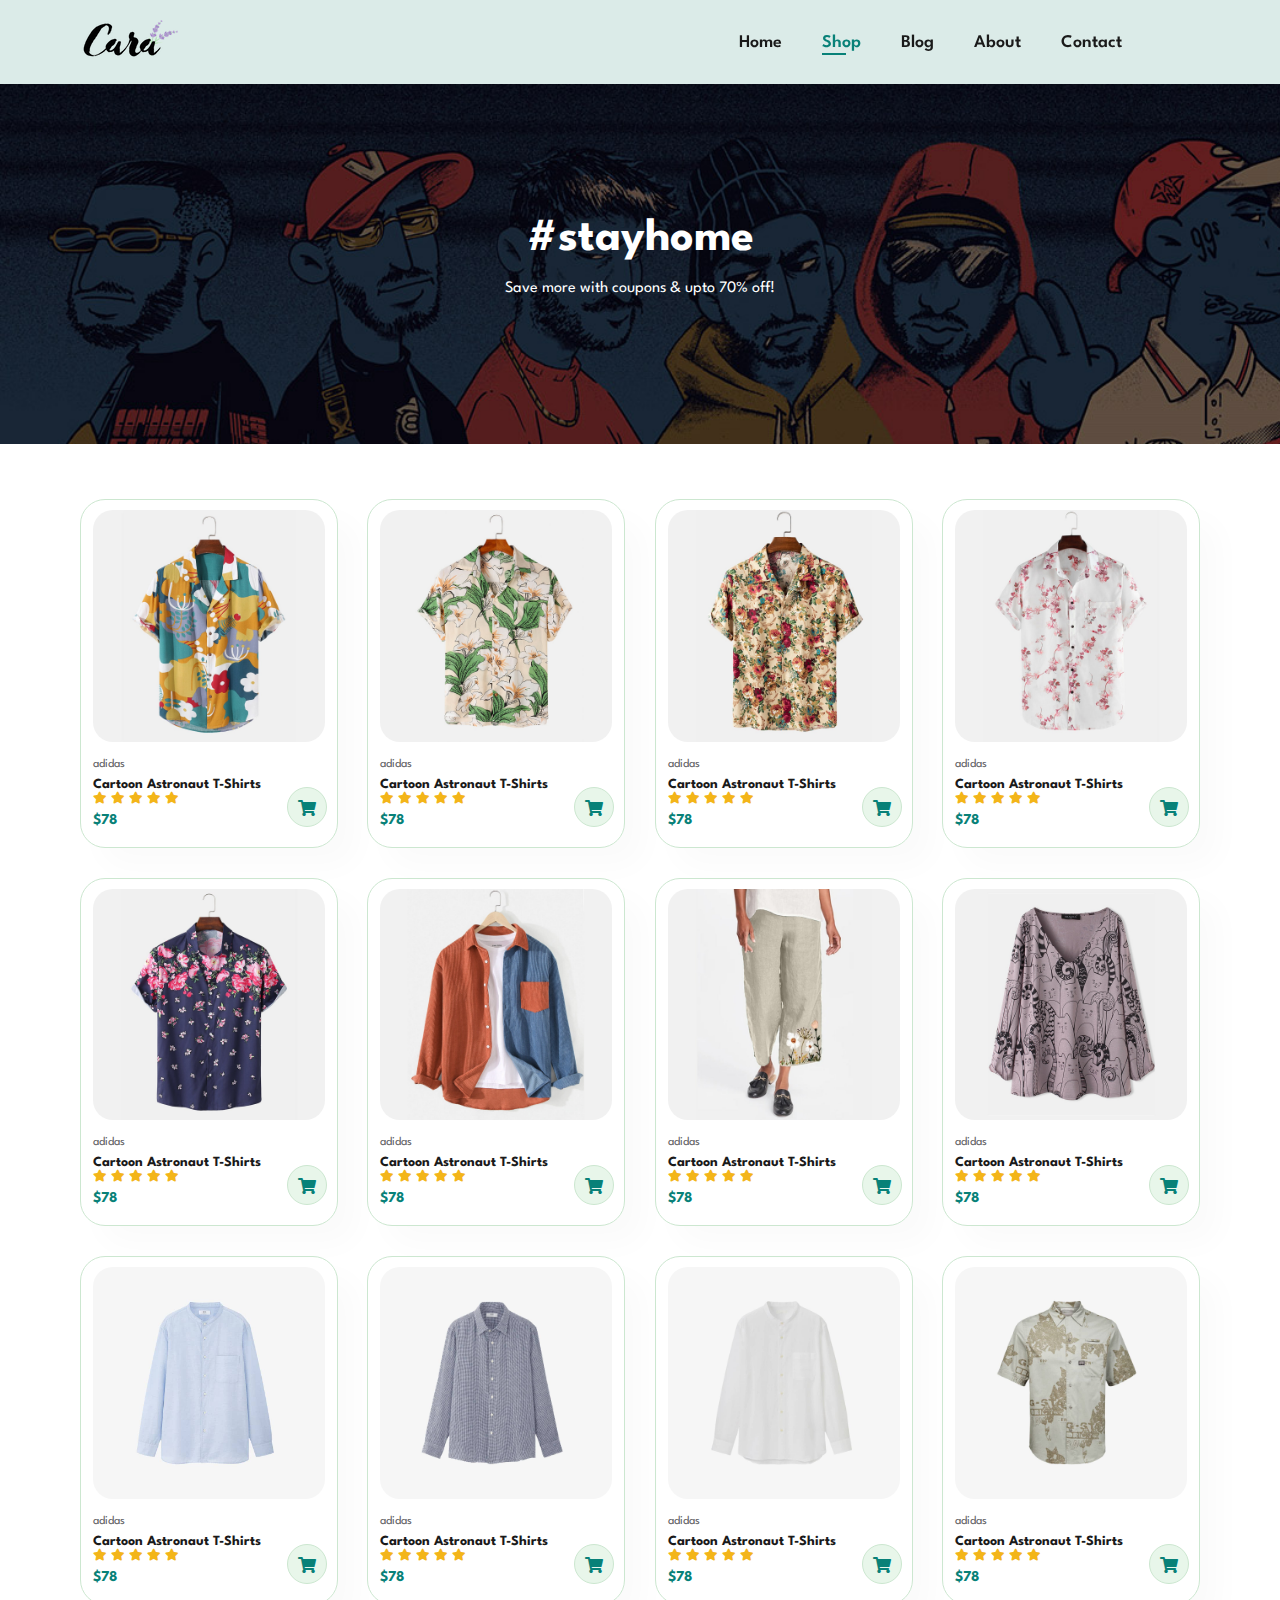
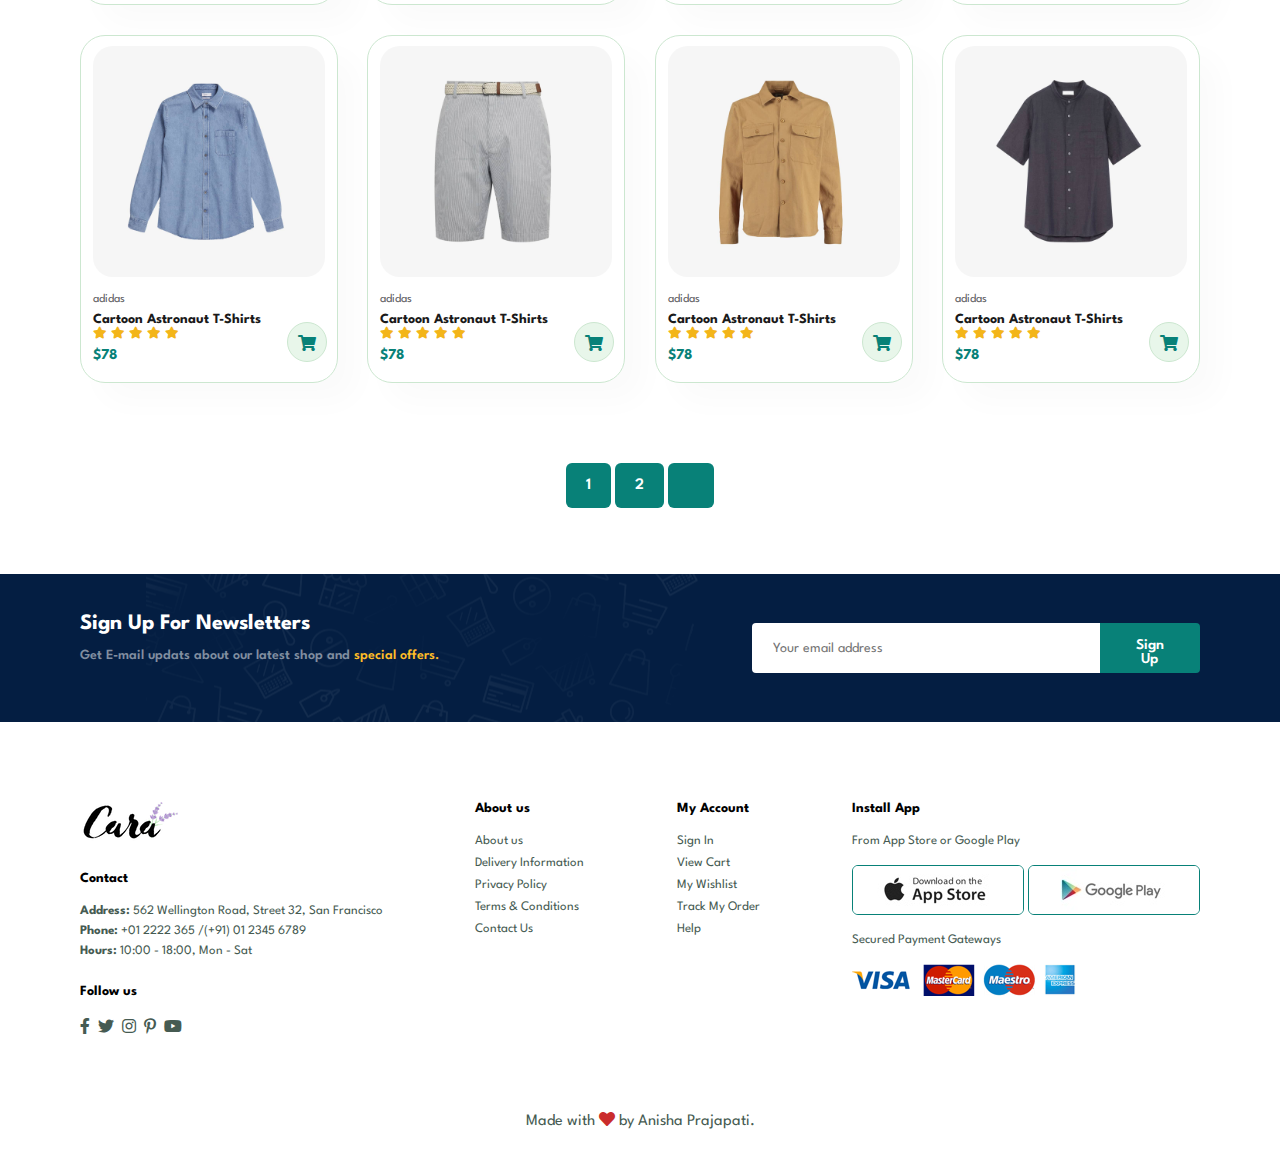
<file: Cara/shop.html>
<!DOCTYPE html>
<html lang="en">

<head>
    <meta charset="UTF-8">
    <meta http-equiv="X-UA-Compatible" content="IE=edge">
    <meta name="viewport" content="width=device-width, initial-scale=1.0">
    <link rel="stylesheet" href="style.css">
    <title>Document</title>
    <link rel="stylesheet" href="https://pro.fontawesome.com/releases/v5.10.0/css/all.css" />
</head>

<body>
    <section id="header">
        <a href="#"> <img src="img/logo.png" class="logo" alt=""></a>
        <div>
            <ul id="navbar">
                <li><a href="index.html">Home</a></li>
                <li><a class="active" href="shop.html">Shop</a></li>
                <li><a href="blog.html">Blog</a></li>
                <li><a href="about.html">About</a></li>
                <li><a href="contact.html">Contact</a></li>
                <li><a href="cart.html" id="lg-bag"><i class="far fa-shopping-bag" aria-hidden="true"></i></a></li>
                <a href="#" id="close"><i class="far fa-times"></i></a>
            </ul>
        </div>

        <div id="mobile">
            <a href="cart.html"><i class="far fa-shopping-bag" aria-hidden="true"></i></a>
            <i id="bar" class="fas fa-outdent"></i>

        </div>
    </section>
    <section id="page-header">
        <h2>#stayhome</h2>
        <p>Save more with coupons & upto 70% off!</p>
    </section>
    <section id="product1" class="section-p1">
        <div class="pro-container">
            <div class="pro"  onclick="window.location.href='sproduct.html';">
                <img src="img/products/f1.jpg" alt="">
                <div class="des">
                    <span>adidas</span>
                    <h5>Cartoon Astronaut T-Shirts</h5>
                    <div class="star">
                        <i class="fas fa-star"></i>
                        <i class="fas fa-star"></i>
                        <i class="fas fa-star"></i>
                        <i class="fas fa-star"></i>
                        <i class="fas fa-star"></i>
                    </div>
                    <h4>$78</h4>
                </div>
                <a href="#"><i class="fa fa-shopping-cart cart"></i></a>
            </div>
            <div class="pro">
                <img src="img/products/f2.jpg" alt="">
                <div class="des">
                    <span>adidas</span>
                    <h5>Cartoon Astronaut T-Shirts</h5>
                    <div class="star">
                        <i class="fas fa-star"></i>
                        <i class="fas fa-star"></i>
                        <i class="fas fa-star"></i>
                        <i class="fas fa-star"></i>
                        <i class="fas fa-star"></i>
                    </div>
                    <h4>$78</h4>
                </div>
                <a href="#"><i class="fa fa-shopping-cart cart"></i></a>
            </div>
            <div class="pro">
                <img src="img/products/f3.jpg" alt="">
                <div class="des">
                    <span>adidas</span>
                    <h5>Cartoon Astronaut T-Shirts</h5>
                    <div class="star">
                        <i class="fas fa-star"></i>
                        <i class="fas fa-star"></i>
                        <i class="fas fa-star"></i>
                        <i class="fas fa-star"></i>
                        <i class="fas fa-star"></i>
                    </div>
                    <h4>$78</h4>
                </div>
                <a href="#"><i class="fa fa-shopping-cart cart"></i></a>
            </div>
            <div class="pro">
                <img src="img/products/f4.jpg" alt="">
                <div class="des">
                    <span>adidas</span>
                    <h5>Cartoon Astronaut T-Shirts</h5>
                    <div class="star">
                        <i class="fas fa-star"></i>
                        <i class="fas fa-star"></i>
                        <i class="fas fa-star"></i>
                        <i class="fas fa-star"></i>
                        <i class="fas fa-star"></i>
                    </div>
                    <h4>$78</h4>
                </div>
                <a href="#"><i class="fa fa-shopping-cart cart"></i></a>
            </div>
            <div class="pro">
                <img src="img/products/f5.jpg" alt="">
                <div class="des">
                    <span>adidas</span>
                    <h5>Cartoon Astronaut T-Shirts</h5>
                    <div class="star">
                        <i class="fas fa-star"></i>
                        <i class="fas fa-star"></i>
                        <i class="fas fa-star"></i>
                        <i class="fas fa-star"></i>
                        <i class="fas fa-star"></i>
                    </div>
                    <h4>$78</h4>
                </div>
                <a href="#"><i class="fa fa-shopping-cart cart"></i></a>
            </div>
            <div class="pro">
                <img src="img/products/f6.jpg" alt="">
                <div class="des">
                    <span>adidas</span>
                    <h5>Cartoon Astronaut T-Shirts</h5>
                    <div class="star">
                        <i class="fas fa-star"></i>
                        <i class="fas fa-star"></i>
                        <i class="fas fa-star"></i>
                        <i class="fas fa-star"></i>
                        <i class="fas fa-star"></i>
                    </div>
                    <h4>$78</h4>
                </div>
                <a href="#"><i class="fa fa-shopping-cart cart"></i></a>
            </div>
            <div class="pro">
                <img src="img/products/f7.jpg" alt="">
                <div class="des">
                    <span>adidas</span>
                    <h5>Cartoon Astronaut T-Shirts</h5>
                    <div class="star">
                        <i class="fas fa-star"></i>
                        <i class="fas fa-star"></i>
                        <i class="fas fa-star"></i>
                        <i class="fas fa-star"></i>
                        <i class="fas fa-star"></i>
                    </div>
                    <h4>$78</h4>
                </div>
                <a href="#"><i class="fa fa-shopping-cart cart"></i></a>
            </div>
            <div class="pro">
                <img src="img/products/f8.jpg" alt="">
                <div class="des">
                    <span>adidas</span>
                    <h5>Cartoon Astronaut T-Shirts</h5>
                    <div class="star">
                        <i class="fas fa-star"></i>
                        <i class="fas fa-star"></i>
                        <i class="fas fa-star"></i>
                        <i class="fas fa-star"></i>
                        <i class="fas fa-star"></i>
                    </div>
                    <h4>$78</h4>
                </div>
                <a href="#"><i class="fa fa-shopping-cart cart"></i></a>
            </div>

            <div class="pro">
                <img src="img/products/n1.jpg" alt="">
                <div class="des">
                    <span>adidas</span>
                    <h5>Cartoon Astronaut T-Shirts</h5>
                    <div class="star">
                        <i class="fas fa-star"></i>
                        <i class="fas fa-star"></i>
                        <i class="fas fa-star"></i>
                        <i class="fas fa-star"></i>
                        <i class="fas fa-star"></i>
                    </div>
                    <h4>$78</h4>
                </div>
                <a href="#"><i class="fa fa-shopping-cart cart"></i></a>
            </div>
            <div class="pro">
                <img src="img/products/n2.jpg" alt="">
                <div class="des">
                    <span>adidas</span>
                    <h5>Cartoon Astronaut T-Shirts</h5>
                    <div class="star">
                        <i class="fas fa-star"></i>
                        <i class="fas fa-star"></i>
                        <i class="fas fa-star"></i>
                        <i class="fas fa-star"></i>
                        <i class="fas fa-star"></i>
                    </div>
                    <h4>$78</h4>
                </div>
                <a href="#"><i class="fa fa-shopping-cart cart"></i></a>
            </div>
            <div class="pro">
                <img src="img/products/n3.jpg" alt="">
                <div class="des">
                    <span>adidas</span>
                    <h5>Cartoon Astronaut T-Shirts</h5>
                    <div class="star">
                        <i class="fas fa-star"></i>
                        <i class="fas fa-star"></i>
                        <i class="fas fa-star"></i>
                        <i class="fas fa-star"></i>
                        <i class="fas fa-star"></i>
                    </div>
                    <h4>$78</h4>
                </div>
                <a href="#"><i class="fa fa-shopping-cart cart"></i></a>
            </div>
            <div class="pro">
                <img src="img/products/n4.jpg" alt="">
                <div class="des">
                    <span>adidas</span>
                    <h5>Cartoon Astronaut T-Shirts</h5>
                    <div class="star">
                        <i class="fas fa-star"></i>
                        <i class="fas fa-star"></i>
                        <i class="fas fa-star"></i>
                        <i class="fas fa-star"></i>
                        <i class="fas fa-star"></i>
                    </div>
                    <h4>$78</h4>
                </div>
                <a href="#"><i class="fa fa-shopping-cart cart"></i></a>
            </div>
            <div class="pro">
                <img src="img/products/n5.jpg" alt="">
                <div class="des">
                    <span>adidas</span>
                    <h5>Cartoon Astronaut T-Shirts</h5>
                    <div class="star">
                        <i class="fas fa-star"></i>
                        <i class="fas fa-star"></i>
                        <i class="fas fa-star"></i>
                        <i class="fas fa-star"></i>
                        <i class="fas fa-star"></i>
                    </div>
                    <h4>$78</h4>
                </div>
                <a href="#"><i class="fa fa-shopping-cart cart"></i></a>
            </div>
            <div class="pro">
                <img src="img/products/n6.jpg" alt="">
                <div class="des">
                    <span>adidas</span>
                    <h5>Cartoon Astronaut T-Shirts</h5>
                    <div class="star">
                        <i class="fas fa-star"></i>
                        <i class="fas fa-star"></i>
                        <i class="fas fa-star"></i>
                        <i class="fas fa-star"></i>
                        <i class="fas fa-star"></i>
                    </div>
                    <h4>$78</h4>
                </div>
                <a href="#"><i class="fa fa-shopping-cart cart"></i></a>
            </div>
            <div class="pro">
                <img src="img/products/n7.jpg" alt="">
                <div class="des">
                    <span>adidas</span>
                    <h5>Cartoon Astronaut T-Shirts</h5>
                    <div class="star">
                        <i class="fas fa-star"></i>
                        <i class="fas fa-star"></i>
                        <i class="fas fa-star"></i>
                        <i class="fas fa-star"></i>
                        <i class="fas fa-star"></i>
                    </div>
                    <h4>$78</h4>
                </div>
                <a href="#"><i class="fa fa-shopping-cart cart"></i></a>
            </div>
            <div class="pro">
                <img src="img/products/n8.jpg" alt="">
                <div class="des">
                    <span>adidas</span>
                    <h5>Cartoon Astronaut T-Shirts</h5>
                    <div class="star">
                        <i class="fas fa-star"></i>
                        <i class="fas fa-star"></i>
                        <i class="fas fa-star"></i>
                        <i class="fas fa-star"></i>
                        <i class="fas fa-star"></i>
                    </div>
                    <h4>$78</h4>
                </div>
                <a href="#"><i class="fa fa-shopping-cart cart"></i></a>
            </div>
        </div>
    </section>
    <section id="pagination" class="section-p1">
        <a href="#">1</a>
        <a href="#">2</a>
        <a href="#"><i class="fal fa-long-arrow-alt-right"></i></a>
    </section>
    <section id="newsletter" class="section-p1 section-m1">
        <div class="newstext">
            <h4>Sign Up For Newsletters</h4>
            <p>Get E-mail updats about our latest shop and <span>special offers.</span></p>
        </div>
        <div class="form">
            <input type="text" placeholder="Your email address">
            <button class="normal">Sign Up</button>
        </div>
    </section>
    <footer class="section-p1">
        <div class="col">
            <img src="img/logo.png" class="logo" alt="">
            <h4>Contact</h4>
            <p><strong>Address: </strong> 562 Wellington Road, Street 32, San Francisco</p>
            <p><strong>Phone: </strong> +01 2222 365 /(+91) 01 2345 6789</p>
            <p><strong>Hours: </strong> 10:00 - 18:00, Mon - Sat</p>
            <div class="follow">
                <h4>Follow us</h4>
                <div class="icon">
                    <i class="fab fa-facebook-f"></i>
                    <i class="fab fa-twitter"></i>
                    <i class="fab fa-instagram"></i>
                    <i class="fab fa-pinterest-p"></i>
                    <i class="fab fa-youtube"></i>
                </div>
            </div>
        </div>
        <div class="col">
            <h4>About us</h4>
            <a href="#">About us</a>
            <a href="#">Delivery Information</a>
            <a href="#">Privacy Policy</a>
            <a href="#">Terms & Conditions</a>
            <a href="#">Contact Us</a>
        </div>
        <div class="col">
            <h4>My Account</h4>
            <a href="#">Sign In</a>
            <a href="#">View Cart</a>
            <a href="#">My Wishlist</a>
            <a href="#">Track My Order</a>
            <a href="#">Help</a>
        </div>
        <div class="col install">
            <h4>Install App</h4>
            <p>From App Store or Google Play</p>
            <div class="row">
                <img src="img/pay/app.jpg" alt="">
                <img src="img/pay/play.jpg" alt="">
            </div>
            <p>Secured Payment Gateways</p>
            <img src="img/pay/pay.png" alt="">
        </div>


    </footer>
    <div class="copyright">
        <p>Made with <i class="fas fa-heart" style="color:rgb(202, 44, 44);"></i> <span>by Anisha Prajapati.</span></p>
    </div>


    <script src="script.js"></script>
</body>

</html>
</file>
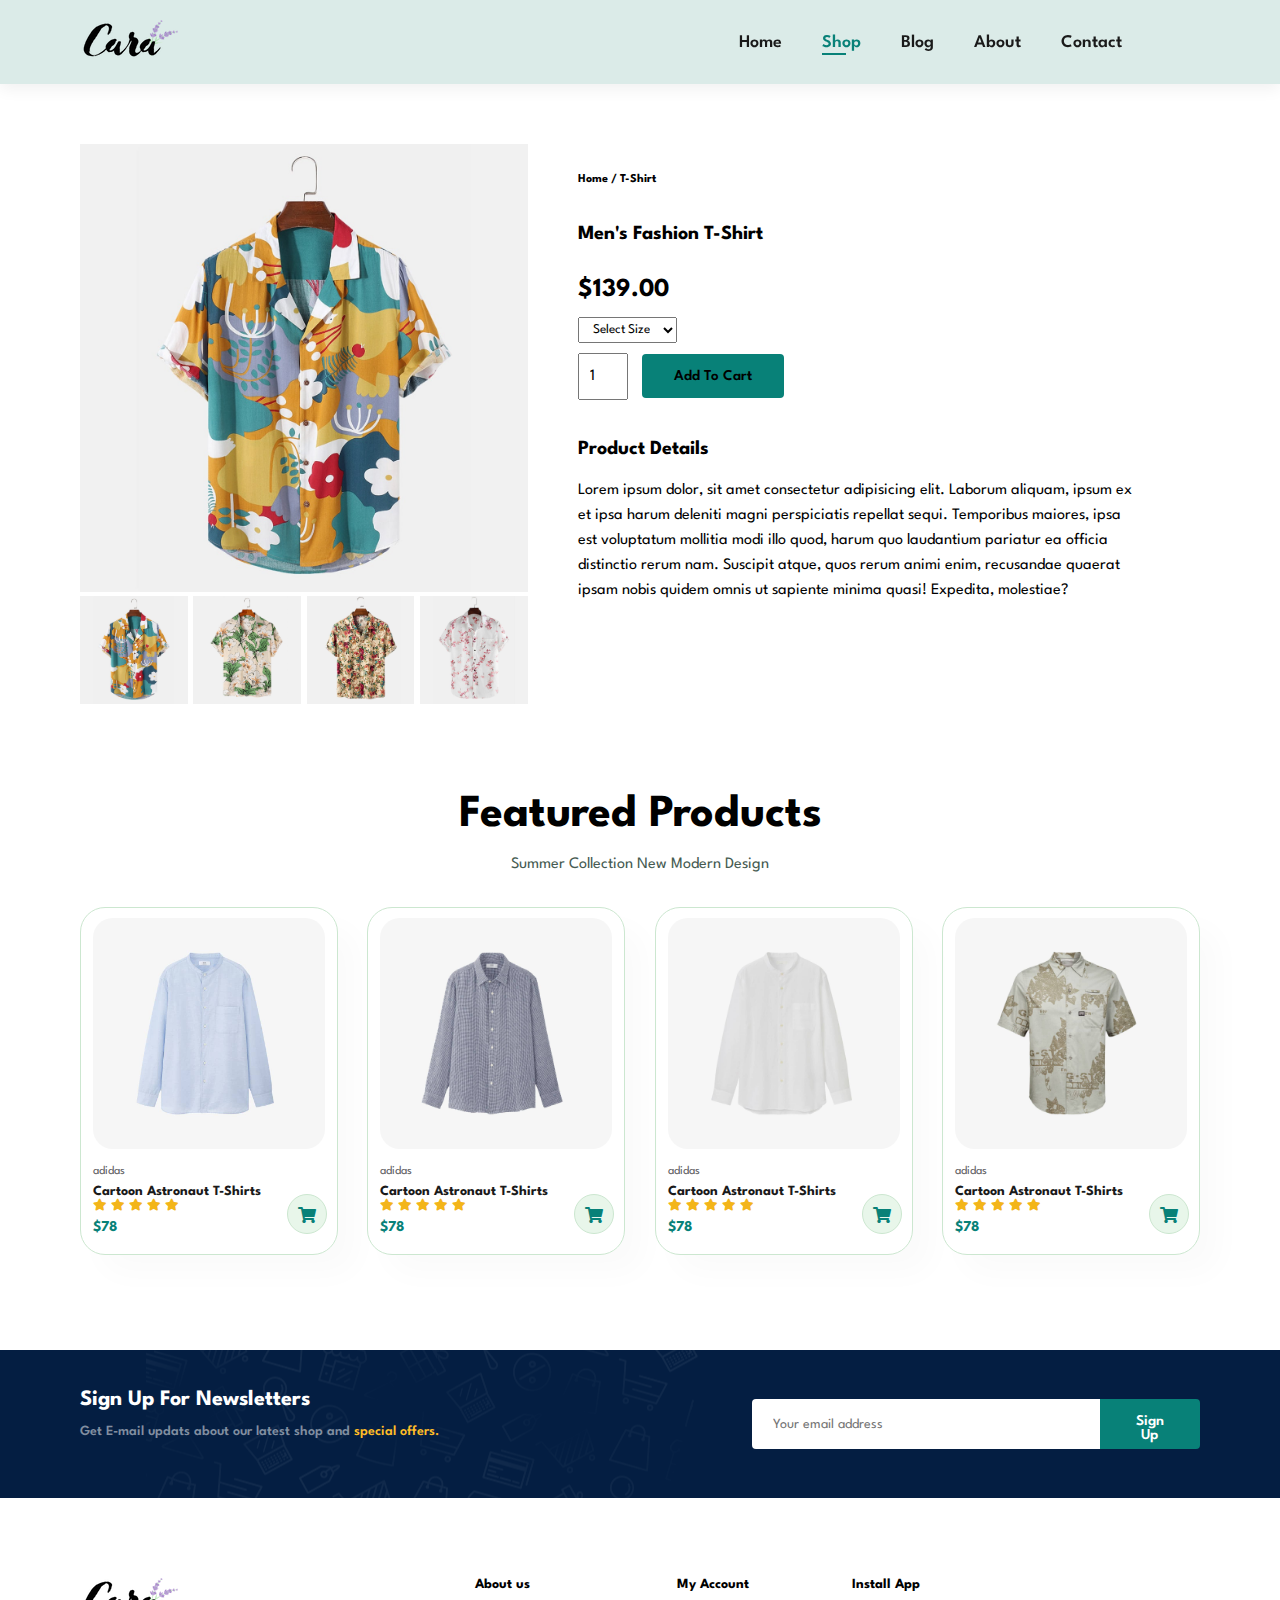
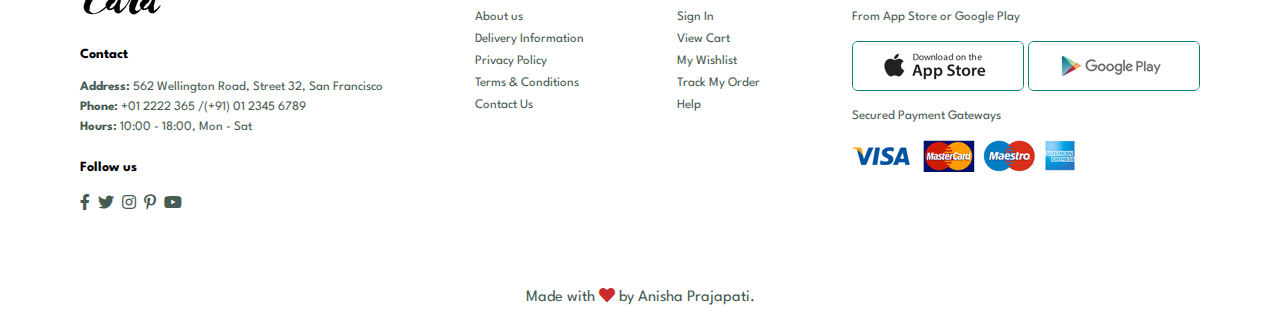
<file: Cara/sproduct.html>
<!DOCTYPE html>
<html lang="en">

<head>
    <meta charset="UTF-8">
    <meta http-equiv="X-UA-Compatible" content="IE=edge">
    <meta name="viewport" content="width=device-width, initial-scale=1.0">
    <link rel="stylesheet" href="style.css">
    <title>Document</title>
    <link rel="stylesheet" href="https://pro.fontawesome.com/releases/v5.10.0/css/all.css" />
</head>

<body>
    <section id="header">
        <a href="#"> <img src="img/logo.png" class="logo" alt=""></a>
        <div>
            <ul id="navbar">
                <li><a href="index.html">Home</a></li>
                <li><a class="active" href="shop.html">Shop</a></li>
                <li><a href="blog.html">Blog</a></li>
                <li><a href="about.html">About</a></li>
                <li><a href="contact.html">Contact</a></li>
                <li><a href="cart.html" id="lg-bag"><i class="far fa-shopping-bag" aria-hidden="true"></i></a></li>
                <a href="#" id="close"><i class="far fa-times"></i></a>
            </ul>
        </div>

        <div id="mobile">
            <a href="cart.html"><i class="far fa-shopping-bag" aria-hidden="true"></i></a>
            <i id="bar" class="fas fa-outdent"></i>

        </div>
    </section>
    <section id="prodetails" class="section-p1">
        <div class="single-pro-image">
            <img src="img/products/f1.jpg" width="100%" id="MainImg" alt="">
            <div class="small-img-group">
                <div class="small-img-col">
                    <img src="img/products/f1.jpg" width="100%" class="small-img" alt="">
                </div>
                <div class="small-img-col">
                    <img src="img/products/f2.jpg" width="100%" class="small-img" alt="">
                </div>
                <div class="small-img-col">
                    <img src="img/products/f3.jpg" width="100%" class="small-img" alt="">
                </div>
                <div class="small-img-col">
                    <img src="img/products/f4.jpg" width="100%" class="small-img" alt="">
                </div>

            </div>
        </div>

        <div class="single-pro-details">
            <h6>Home / T-Shirt</h6>
            <h4>Men's Fashion T-Shirt</h4>
            <h2>$139.00</h2>
            <select>
                <option>Select Size</option>
                <option>XL</option>
                <option>XXL</option>
                <option>Small</option>
                <option>Large</option>
            </select>
            <input type="number" value="1">
            <button class="normal">Add To Cart</button>
            <h4>Product Details</h4>
            <span> Lorem ipsum dolor, sit amet consectetur adipisicing elit. Laborum aliquam, ipsum ex et ipsa harum
                deleniti magni perspiciatis repellat sequi. Temporibus maiores, ipsa est voluptatum mollitia modi illo
                quod, harum quo laudantium pariatur ea officia distinctio rerum nam. Suscipit atque, quos rerum animi
                enim, recusandae quaerat ipsam nobis quidem omnis ut sapiente minima quasi! Expedita, molestiae?</span>

        </div>
    </section>
    <section id="product1" class="section-p1">
        <h2>Featured Products</h2>
        <p>Summer Collection New Modern Design</p>
        <div class="pro-container">
            <div class="pro">
                <img src="img/products/n1.jpg" alt="">
                <div class="des">
                    <span>adidas</span>
                    <h5>Cartoon Astronaut T-Shirts</h5>
                    <div class="star">
                        <i class="fas fa-star"></i>
                        <i class="fas fa-star"></i>
                        <i class="fas fa-star"></i>
                        <i class="fas fa-star"></i>
                        <i class="fas fa-star"></i>
                    </div>
                    <h4>$78</h4>
                </div>
                <a href="#"><i class="fa fa-shopping-cart cart"></i></a>
            </div>
            <div class="pro">
                <img src="img/products/n2.jpg" alt="">
                <div class="des">
                    <span>adidas</span>
                    <h5>Cartoon Astronaut T-Shirts</h5>
                    <div class="star">
                        <i class="fas fa-star"></i>
                        <i class="fas fa-star"></i>
                        <i class="fas fa-star"></i>
                        <i class="fas fa-star"></i>
                        <i class="fas fa-star"></i>
                    </div>
                    <h4>$78</h4>
                </div>
                <a href="#"><i class="fa fa-shopping-cart cart"></i></a>
            </div>
            <div class="pro">
                <img src="img/products/n3.jpg" alt="">
                <div class="des">
                    <span>adidas</span>
                    <h5>Cartoon Astronaut T-Shirts</h5>
                    <div class="star">
                        <i class="fas fa-star"></i>
                        <i class="fas fa-star"></i>
                        <i class="fas fa-star"></i>
                        <i class="fas fa-star"></i>
                        <i class="fas fa-star"></i>
                    </div>
                    <h4>$78</h4>
                </div>
                <a href="#"><i class="fa fa-shopping-cart cart"></i></a>
            </div>
            <div class="pro">
                <img src="img/products/n4.jpg" alt="">
                <div class="des">
                    <span>adidas</span>
                    <h5>Cartoon Astronaut T-Shirts</h5>
                    <div class="star">
                        <i class="fas fa-star"></i>
                        <i class="fas fa-star"></i>
                        <i class="fas fa-star"></i>
                        <i class="fas fa-star"></i>
                        <i class="fas fa-star"></i>
                    </div>
                    <h4>$78</h4>
                </div>
                <a href="#"><i class="fa fa-shopping-cart cart"></i></a>
            </div>
        </div>
    </section>
    <section id="newsletter" class="section-p1 section-m1">
        <div class="newstext">
            <h4>Sign Up For Newsletters</h4>
            <p>Get E-mail updats about our latest shop and <span>special offers.</span></p>
        </div>
        <div class="form">
            <input type="text" placeholder="Your email address">
            <button class="normal">Sign Up</button>
        </div>
    </section>
    <footer class="section-p1">
        <div class="col">
            <img src="img/logo.png" class="logo" alt="">
            <h4>Contact</h4>
            <p><strong>Address: </strong> 562 Wellington Road, Street 32, San Francisco</p>
            <p><strong>Phone: </strong> +01 2222 365 /(+91) 01 2345 6789</p>
            <p><strong>Hours: </strong> 10:00 - 18:00, Mon - Sat</p>
            <div class="follow">
                <h4>Follow us</h4>
                <div class="icon">
                    <i class="fab fa-facebook-f"></i>
                    <i class="fab fa-twitter"></i>
                    <i class="fab fa-instagram"></i>
                    <i class="fab fa-pinterest-p"></i>
                    <i class="fab fa-youtube"></i>
                </div>
            </div>
        </div>
        <div class="col">
            <h4>About us</h4>
            <a href="#">About us</a>
            <a href="#">Delivery Information</a>
            <a href="#">Privacy Policy</a>
            <a href="#">Terms & Conditions</a>
            <a href="#">Contact Us</a>
        </div>
        <div class="col">
            <h4>My Account</h4>
            <a href="#">Sign In</a>
            <a href="#">View Cart</a>
            <a href="#">My Wishlist</a>
            <a href="#">Track My Order</a>
            <a href="#">Help</a>
        </div>
        <div class="col install">
            <h4>Install App</h4>
            <p>From App Store or Google Play</p>
            <div class="row">
                <img src="img/pay/app.jpg" alt="">
                <img src="img/pay/play.jpg" alt="">
            </div>
            <p>Secured Payment Gateways</p>
            <img src="img/pay/pay.png" alt="">
        </div>


    </footer>
    <div class="copyright">
        <p>Made with <i class="fas fa-heart" style="color:rgb(202, 44, 44);"></i> <span>by Anisha Prajapati.</span></p>
    </div>

    <script>
        var MainImg=document.getElementById("MainImg");
        var smallimg=document.getElementsByClassName("small-img");

        smallimg[0].onclick= function(){
            MainImg.src = smallimg[0].src;
        }
        smallimg[1].onclick= function(){
            MainImg.src = smallimg[1].src;
        }
        smallimg[2].onclick= function(){
            MainImg.src = smallimg[2].src;
        }
        smallimg[3].onclick= function(){
            MainImg.src = smallimg[3].src;
        }
    </script>


    <script src="script.js"></script>
</body>

</html>
</file>
<file: Cara/style.css>
@import url('https://fonts.googleapis.com/css2?family=League+Spartan:wght@200;300;500;600;900&family=Poppins:ital,wght@0,100;0,200;0,300;0,400;0,500;0,600;0,700;0,800;0,900;1,100;1,200;1,300;1,400;1,500;1,600;1,700;1,800;1,900&display=swap');

* {
    margin: 0;
    padding: 0;
    box-sizing: border-box;
    /*creating the box of equal izeusing padding and margin implicitly*/
    font-family: 'League Spartan', sans-serif;
}

h1 {
    font-size: 50px;
    line-height: 64px;
    color: black;
}

h2 {
    font-size: 46px;
    line-height: 54px;
    color: black;
}

h4 {
    font-size: 20px;

    color: black;
}

h6 {
    font-size: 12px;
    font-weight: 700;
}

p {
    font-size: 16px;
    color: #465b52;
    margin: 15px 0 20px 0;
}

.section-p1 {
    padding: 40px 80px;
}

.section-m1 {
    margin: 40px 0;
}

button.normal {
    font-size: 15px;
    font-weight: 600;
    padding: 15px 32px;
    color: #000;
    background-color: white;
    border-radius: 4px;
    cursor: pointer;
    border: none;
    outline: none;
    transition: 0.2s;
}

button.white {
    font-size: 15px;
    font-weight: 600;
    padding: 11px 18px;
    color: #fff;
    background-color: transparent;
    cursor: pointer;
    border: 1px solid white;
    outline: none;
    transition: 0.2s;
}


body {
    width: 100%;
}

/*header section*/
#header {
    display: flex;
    align-items: center;
    justify-content: space-between;
    /*space between logo and navbars*/
    padding: 20px 80px;
    /*top-bottom, left-right*/
    background: #dbebe8;
    box-shadow: 0 5px 15px rgba(0, 0, 0, 0.06);
    /*x y radius color*/
    top: 0;
    left: 0;
    z-index: 999;
    position: sticky;

}

#navbar {
    display: flex;
    justify-content: center;
    align-items: center;
}

#navbar li {
    list-style: none;
    padding: 0 20px;
    /*0-top-bottom, 20px-right-left*/
    position: relative;
    /*parent tag of anchor tag .... used for the pseudo selector after*/
}

#navbar li a {
    text-decoration: none;
    font-size: 18px;
    font-weight: 600;
    color: #1a1a1a;
    transition: 0.2s ease;
}

#navbar li a:hover,
#navbar li a.active {
    color: #088178;
}

#navbar li a.active::after,
#navbar li a:hover::after {
    content: "";
    width: 30%;
    height: 2px;
    background: #088178;
    position: absolute;
    /* absolute to the parent tag that is relative*/
    bottom: -4px;
    left: 20px;
}

#mobile {
    display: none;
    align-items: center;
}

/*Home page*/
#hero {
    background-image: url("img/hero4.png");
    height: 90vh;
    width: 100%;
    background-size: cover;
    background-position: top 25% right 0;
    padding: 0 80px;
    display: flex;
    flex-direction: column;
    justify-content: center;
    align-items: flex-start;
}

#hero h4 {
    padding-bottom: 15px;

}

#hero h1 {
    color: #088178;
}

#hero button {
    background-image: url("img/button.png");
    border: 0;
    color: #088178;
    background-color: transparent;
    padding: 14px 80px 14px 75px;
    cursor: pointer;
    background-repeat: no-repeat;
    font-weight: 650;
    font-size: 16px;

}

#feature {
    display: flex;
    flex-wrap: wrap;
    align-items: center;
    justify-content: space-between;
}

#feature .fe-box {
    width: 180px;
    padding: 25px 15px;
    text-align: center;
    box-shadow: 20px 20px 34px rgba(0, 0, 0, 0.03);
    border: 1px solid #cce7d0;
    border-radius: 4px;
    margin: 15px 0;
}

#feature .fe-box img {
    width: 100%;
    margin-bottom: 10px;
}

#feature .fe-box:hover {
    box-shadow: 10px 10px 54px rgba(70, 62, 221, 0.1);
}

#feature .fe-box h6 {
    line-height: 1;
    color: #088178;
    background-color: #fddde4;
    padding: 8px 8px 6px 8px;
    border-radius: 4px;
    display: inline-block;
}

#feature .fe-box:nth-child(2) h6 {
    background-color: #cdebbc;
}

#feature .fe-box:nth-child(3) h6 {
    background-color: #d1e8f2;
}

#feature .fe-box:nth-child(4) h6 {
    background-color: #cdd4f8;
}

#feature .fe-box:nth-child(5) h6 {
    background-color: #f6dbf6;
}

#feature .fe-box:nth-child(6) h6 {
    background-color: #d9cfc7;
}

#product1 {
    text-align: center;
}

#product1 .pro-container {
    display: flex;
    flex-wrap: wrap;
    justify-content: space-between;
}

#product1 .pro {
    width: 23%;
    min-width: 250px;
    padding: 10px 12px;
    border: 1px solid #cce7d0;
    border-radius: 25px;
    cursor: pointer;
    box-shadow: 20px 20px 30px rgba(0, 0, 0, 0.02);
    margin: 15px 0;
    position: relative;
}

#product1 .pro img {

    border-radius: 20px;
    width: 100%;
}

#product1 .pro:hover {
    box-shadow: 20px 20px 30px rgba(0, 0, 0, 0.06);
}

#product1 .pro .des {
    text-align: start;
    padding: 10px 0;
}

#product1 .pro .des span {
    color: #606063;
    font-size: 12px;
}

#product1 .pro .des h5 {
    padding-top: 7px;
    color: #1a1a1a;
    font-size: 14px;
}

#product1 .pro .des i {
    font-size: 12px;
    color: rgb(243, 181, 25);
}

#product1 .pro .des h4 {
    padding-top: 7px;
    font-weight: 700;
    font-size: 15px;
    color: #088178;
}

#product1 .pro .cart {
    width: 40px;
    height: 40px;
    background-color: #e8f6ea;
    line-height: 40px;
    border-radius: 50px;
    color: #088178;
    border: 1px solid #cce7d0;
    position: absolute;
    bottom: 20px;
    right: 10px;

}

#banner {
    display: flex;
    flex-direction: column;
    justify-content: center;
    align-items: center;
    text-align: center;
    background-image: url("img/banner/b2.jpg");
    width: 100%;
    height: 40vh;
    background-position: center;
    background-size: cover;
}

#banner h4 {
    color: white;
    font-size: 16px;
}

#banner h2 {
    color: white;
    font-size: 30px;
    padding: 10px 0;
}

#banner h2 span {
    color: #ef3636;
}

#banner button:hover {
    color: white;
    background-color: #088178;

}

#sm-banner {
    display: flex;
    justify-content: space-between;
    flex-wrap: wrap;

}

#sm-banner .banner-box {
    display: flex;
    flex-direction: column;
    justify-content: center;
    align-items: flex-start;
    background-image: url("img/banner/b17.jpg");
    min-width: 650px;
    height: 50vh;
    background-position: center;
    background-size: cover;
    padding: 30px;
}

#sm-banner .banner-box2 {
    background-image: url("img/banner/b10.jpg");
}

#sm-banner h4 {
    font-size: 20px;
    font-weight: 300;
    color: white;

}

#sm-banner h2 {
    font-size: 28px;
    font-weight: 800;
    color: white;

}

#sm-banner span {
    font-size: 14px;
    font-weight: 500;
    color: white;
    padding-bottom: 15px;

}

#sm-banner .banner-box:hover button {
    background-color: #088178;
    border: 1px solid #088178;
}

#banner3 {
    display: flex;
    flex-wrap: wrap;
    justify-content: space-between;
    padding: 0 80px;
}

#banner3 .banner-box {
    display: flex;
    flex-direction: column;
    justify-content: center;
    align-items: flex-start;
    background-image: url("img/banner/b7.jpg");
    min-width: 30%;
    height: 30vh;
    background-position: center;
    background-size: cover;
    padding: 20px;
    margin-bottom: 20px;
}

#banner3 .banner-box2 {
    background-image: url("img/banner/b4.jpg");
}

#banner3 .banner-box3 {
    background-image: url("img/banner/b18.jpg");
}

#banner3 h2 {
    color: white;
    font-weight: 900;
    font-size: 22px;
}

#banner3 h3 {
    color: #ec544e;
    font-weight: 800;
    font-size: 15px;
}

#newsletter {
    display: flex;
    justify-content: space-between;
    align-items: center;
    flex-wrap: wrap;
    background-image: url("img/banner/b14.png");
    background-color: #041e42;
    background-position: 20% 30%;
    background-repeat: no-repeat;
}

#newsletter h4 {
    font-size: 22px;
    font-weight: 700;
    color: white;
}

#newsletter p {
    font-size: 14px;
    font-weight: 600;
    color: #818ea0;
}

#newsletter p span {
    color: #ffbd27;
}

#newsletter input {
    height: 3.125rem;
    padding: 0 1.25rem;
    font-size: 14px;
    width: 100%;
    border: 1px solid transparent;
    border-radius: 4px;
    outline: none;
    border-top-right-radius: 0;
    border-bottom-right-radius: 0;

}

#newsletter .form {
    display: flex;
    width: 40%;
}

#newsletter button {
    border-bottom-left-radius: 0;
    border-top-left-radius: 0;
    background-color: #088178;
    color: white;
    height: 50px;
    width: 25%;
}

footer {
    display: flex;
    flex-wrap: wrap;
    justify-content: space-between;

}

footer .col {
    display: flex;
    flex-direction: column;
    align-items: flex-start;
    margin-bottom: 20px;

}

footer .logo {
    margin-bottom: 30px;
}

footer h4 {
    font-size: 14px;
    padding-bottom: 20px;
}

footer p {
    font-size: 13px;
    margin: 0 0 8px 0;
}

footer a {
    font-size: 13px;
    text-decoration: none;
    color: #465b52;
    margin-bottom: 10px;
}

footer .follow {
    margin-top: 20px
}

footer .follow i {
    color: #465b52;
    padding-right: 4px;
    cursor: pointer;
}

footer .install .row img {
    border: 1px solid #088178;
    border-radius: 6px;
}

footer .install img {
    margin: 10px 0 15px 0;
}

footer .follow i:hover,
footer a:hover {
    color: #088178;
}

.copyright {
    width: 100%;
    text-align: center;
}

#close {
    display: none;
}

/*Shop section*/
#page-header {
    background-image: url("img/banner/b1.jpg");
    display: flex;
    flex-direction: column;
    justify-content: center;
    text-align: center;
    width: 100%;
    height: 40vh;
    background-size: cover;
    padding: 14px;
}

#page-header h2,
#page-header p {
    color: white;
}

#pagination {
    text-align: center;
}

#pagination a {
    text-decoration: none;
    background-color: #088178;
    padding: 15px 20px;
    border-radius: 6px;
    font-weight: 600;
    color: white;
}

#pagination a i {
    font-size: 16px;
    font-weight: 700;
}

/*sngle product*/
#prodetails {
    display: flex;
    margin-top: 20px;
}

#prodetails .single-pro-image {
    width: 40%;
    margin-right: 50px;
}

.small-img-group {
    display: flex;
    justify-content: space-between;
}

.small-img-col {
    flex-basis: 24%;
    cursor: pointer;
}

#prodetails .single-pro-details {
    width: 50%;
    padding-top: 30px;
}

#prodetails .single-pro-details h4 {
    padding: 40px 0 20px 0;

}

#prodetails .single-pro-details h2 {
    font-size: 26px;

}

#prodetails .single-pro-details select {
    display: block;
    padding: 5px 10px;
    margin-bottom: 10px;

}

#prodetails .single-pro-details input {
    width: 50px;
    height: 47px;
    padding-left: 10px;
    font-size: 16px;
    margin-right: 10px;
}

#prodetails .single-pro-details input:focus {
    outline: none;
    /*to remve the outline when we hover on it*/
}

#prodetails .single-pro-details button {
    background-color: #088178;
}

#prodetails .single-pro-details span {
    line-height: 25px;
}


/*blog page*/
#page-header.blog-header {
    background-image: url("img/banner/b19.jpg");
}

#blog {
    padding: 150px 150px 0 150px;
}

#blog .blog-box {
    display: flex;
    width: 100%;
    align-items: center;
    position: relative;
    padding-bottom: 90px;
}

#blog .blog-img {
    width: 50%;
    margin-right: 40px;

}

#blog img {
    width: 100%;
    height: 300px;
    object-fit: cover;
}

#blog .blog-details {
    width: 50%;
}

#blog .blog-details a {
    text-decoration: none;
    font-size: 11px;
    color: #000;
    font-weight: 700;
    position: relative;
    transition: 0.3s;
}

#blog .blog-details a::after {
    content: "";
    width: 50px;
    height: 2px;
    background-color: #000;
    position: absolute;
    top: 4px;
    right: -60px;
}

#blog .blog-details a:hover {
    color: #088178;
}

#blog .blog-details a:hover::after {
    background-color: #088178;
}

#blog .blog-box h1 {
    font-size: 90px;
    color: #c9cbce;
    font-weight: 600;
    position: absolute;
    top: -40px;
    left: 0;
    z-index: -8;

}

/*about page*/
#page-header.about-header {
    background-image: url("img/about/banner.png");
}

#about-head img {
    width: 50%;
    height: auto;
}

#about-head {
    display: flex;
    align-items: center;
}

#about-head div {
    padding-left: 40px;
}

#about-app {
    text-align: center;
}

#about-app .video {
    width: 70%;
    height: 100%;
    margin: 30px auto 0 auto;
}

#about-app .video video {
    width: 100%;
    height: 100%;
    border-radius: 20px;
}

/*contact us page*/
#contact-details {
    display: flex;
    align-items: center;
    justify-content: space-between;
}

#contact-details .details {
    width: 40%;
}

#contact-details .details span,
#form-details form span {
    font-size: 15px;
}

#contact-details .details h2,
#form-details form h2 {
    font-size: 26px;
    line-height: 35px;
    padding: 20px 0;
}

#contact-details .details h3 {
    font-size: 16px;
    padding-bottom: 15px;
}

#contact-details .details li {
    list-style: none;
    display: flex;
    padding: 10px 0;
}

#contact-details .details li i {
    font-size: 14px;
    padding-right: 22px;
}

#contact-details .details li p {
    font-size: 14px;
    margin: 0;
}

#contact-details .map {
    width: 55%;
    height: 400px;

}

#contact-details .map iframe {
    width: 100%;
    height: 100%;
}

#form-details {
    display: flex;
    justify-content: space-between;
    margin: 30px;
    padding: 80px;
    border: 1px solid #e1e1e1;
}

#form-details form {
    display: flex;
    flex-direction: column;
    align-items: flex-start;
    width: 65%;
}

#form-details form input,
#form-details form textarea {
    width: 100%;
    padding: 12px 15px;
    outline: none;
    margin-bottom: 20px;
    border: 1px solid #e1e1e1;
}

#form-details form button {
    background-color: #088178;
    color: white;
}

#form-details .people div {
    padding-bottom: 25px;
    display: flex;
    align-items: flex-start;
}

#form-details .people div img {
    width: 65px;
    height: 65px;
    object-fit: cover;
    margin-right: 15px;
}

#form-details .people div p {
    margin: 0;
    line-height: 25px;
    font-size: 13px;
}

#form-details .people div p span {
    display: block;
    font-size: 16px;
    font-weight: 600;
    color: #000;
}

/*Cart page*/
#cart {
    overflow-x: auto;
    /*for sliding and not disrupting the format*/
}

#cart table {
    width: 100%;
    border-collapse: collapse;
    table-layout: fixed;
    white-space: nowrap;
}

#cart table img {
    width: 70px;
}

#cart table td:nth-child(1) {
    width: 100px;
    text-align: center;
}

#cart table td:nth-child(2) {
    width: 150px;
    text-align: center;
}

#cart table td:nth-child(3) {
    width: 250px;
    text-align: center;
}

#cart table td:nth-child(4),
#cart table td:nth-child(5),
#cart table td:nth-child(6) {
    width: 150px;
    text-align: center;
}

#cart table td:nth-child(5) input {
    width: 70px;
    padding: 10px 5px 10px 15px;
}

#cart table thead {
    border: 1px solid #e2e9e1;
    border-left: none;
    border-right: none;
}

#cart table thead td {
    font-size: 13px;
    font-weight: 700;
    text-transform: uppercase;
    padding: 18px 0;
}

#cart table tbody tr td {
    padding-top: 15px;
}

#cart table tbody td {
    font-size: 13px;
}

#cart-add {
    display: flex;
    flex-wrap: wrap;
    justify-content: space-between;
}

#coupon {
    width: 50%;
    margin-bottom: 30px;
}

#coupon h3,
#subtotal h3 {
    padding-bottom: 15px;
}

#coupon input {
    padding: 10px 20px;
    outline: none;
    width: 60%;
    margin-right: 10px;
    border: 1px solid #e2e9e1;
}

#coupon button,
#subtotal button {
    background-color: #088178;
    color: white;
    padding: 12px 20px;
}

#subtotal {
    border: 1px solid #e2e9e1;
    width: 50%;
    margin-bottom: 30px;
    padding: 30px;
}

#subtotal table {
    border-collapse: collapse;
    width: 100%;
    margin-bottom: 20px;
}

#subtotal table td {
    width: 50%;
    border: 1px solid #e2e9e1;
    padding: 10px;
    font-size: 13px;
}



/*Media query*/
@media (max-width:799px) {
    .section-p1 {
        padding: 40px 40px;
    }

    #navbar {
        display: flex;
        flex-direction: column;
        justify-content: flex-start;
        align-items: flex-start;
        position: fixed;
        top: 0;
        right: -300px;
        height: 100vh;
        width: 300px;
        background-color: #E3E6F3;
        box-shadow: 0 40px 60px rgba(0, 0, 0, 0.1);
        padding: 80px 0 0 10px;
        transition: 0.3s;
    }

    #navbar.active {
        right: 0px;
    }

    #navbar li {
        margin-bottom: 25px;
    }

    #mobile {
        display: flex;
        align-items: center;
    }

    #mobile i {
        color: #1a1a1a;
        font-size: 24px;
        padding-left: 20px;
    }

    #close {
        display: initial;
        position: absolute;
        top: 30px;
        left: 30px;
        color: #222;
        font-size: 24px;
    }

    #lg-bag {
        display: none;
    }

    #hero {

        height: 90vh;
        background-position: right 30% top 30%;
        padding: 0px 80px;

    }

    #feature {
        justify-content: center;
    }

    #feature .fe-box {
        margin: 15px 15px;
    }

    #product1 .pro-container {
        justify-content: center;
    }

    #product1 .pro {
        margin: 15px 15px;
    }

    #banner {
        height: 20vh;
    }

    #sm-banner .banner-box {
        min-width: 100%;
        height: 30vh;
    }

    #banner3 {
        padding: 0 40px;
    }

    #banner3 .banner-box {
        width: 20%;
    }

    #newsletter .form {
        width: 70%;
    }

    button.normal {
        padding: 15px 10px;

    }

    /*conatct page*/
    #form-details {
        padding: 40px;
    }

    #form-details form {
        width: 50%;
    }

}

/*small screen*/
@media (max-width:477px) {


    .section-p1 {
        padding: 20px;
    }

    #header {
        padding: 10px 30px;

    }

    h1 {
        font-size: 38px;
    }

    h2 {
        font-size: 32px;
    }

    #hero {
        padding: 0 20px;
        background-position: 55%;
    }

    #feature .fe-box {
        width: 155px;
        margin: 0 0 15px 0;
    }

    #feature {
        justify-content: space-between;
    }

    #product1 .pro {
        width: 100%;
    }

    #banner {
        height: 40vh;
    }

    #sm-banner .banner-box {
        height: 40vh;
    }

    #sm-banner .banner-box2 {
        margin-top: 20px;
    }

    #banner3 {
        padding: 0 20px;
    }

    #banner3 .banner-box {
        width: 100%;
    }

    #newsletter .form {
        width: 100%;
    }

    #newsletter button {
        width: 45%;
    }

    button.normal {
        padding: 15px 10px;
    }

    #newsletter {
        padding: 40px 20px;
    }

    .copyright {
        text-align: start;
        padding: 0 20px;
    }

    /*sproduct*/
    #prodetails {
        display: flex;
        flex-direction: column;
    }

    #prodetails .single-pro-image {
        width: 100%;
        margin-right: 0px;
    }

    #prodetails .single-pro-details {
        width: 100%;
    }

    /*blog page*/
    #blog .blog-box {
        display: flex;
        flex-direction: column;
        align-items: flex-start;
    }

    #blog {
        padding: 100px 20px 0 20px;
    }

    #blog .blog-details {
        width: 100%;
    }

    #blog .blog-img {
        width: 100%;
        margin-right: 0px;
        margin-bottom: 30px;
    }

    /*about page*/
    #about-head {
        flex-direction: column;
    }

    #about-head img {
        width: 100%;
        margin-bottom: 20px;
    }

    #about-head div {
        padding-left: 0px;
    }

    #about-app .video {
        width: 100%;
    }

    #feature {
        justify-content: center;
    }

    #feature .fe-box {
        margin: 15px;
    }

    /*conatct page*/
    #contact-details {
        flex-direction: column;
    }

    #contact-details .details {
        width: 100%;
        margin-bottom: 30px;
    }

    #contact-details .map {
        width: 100%;
    }

    #form-details {
        margin: 10px;
        flex-wrap: wrap;
        padding: 30px 10px;
        border: 1px solid #e1e1e1;
    }

    #form-details form {
        width: 100%;
        margin-bottom: 30px;

    }

    /*cart page*/
    #cart-add {
        flex-direction: column;
    }

    #coupon {
        width: 100%;
    }

    #subtotal {
        width: 100%;
        padding: 20px;
    }
}
</file>
